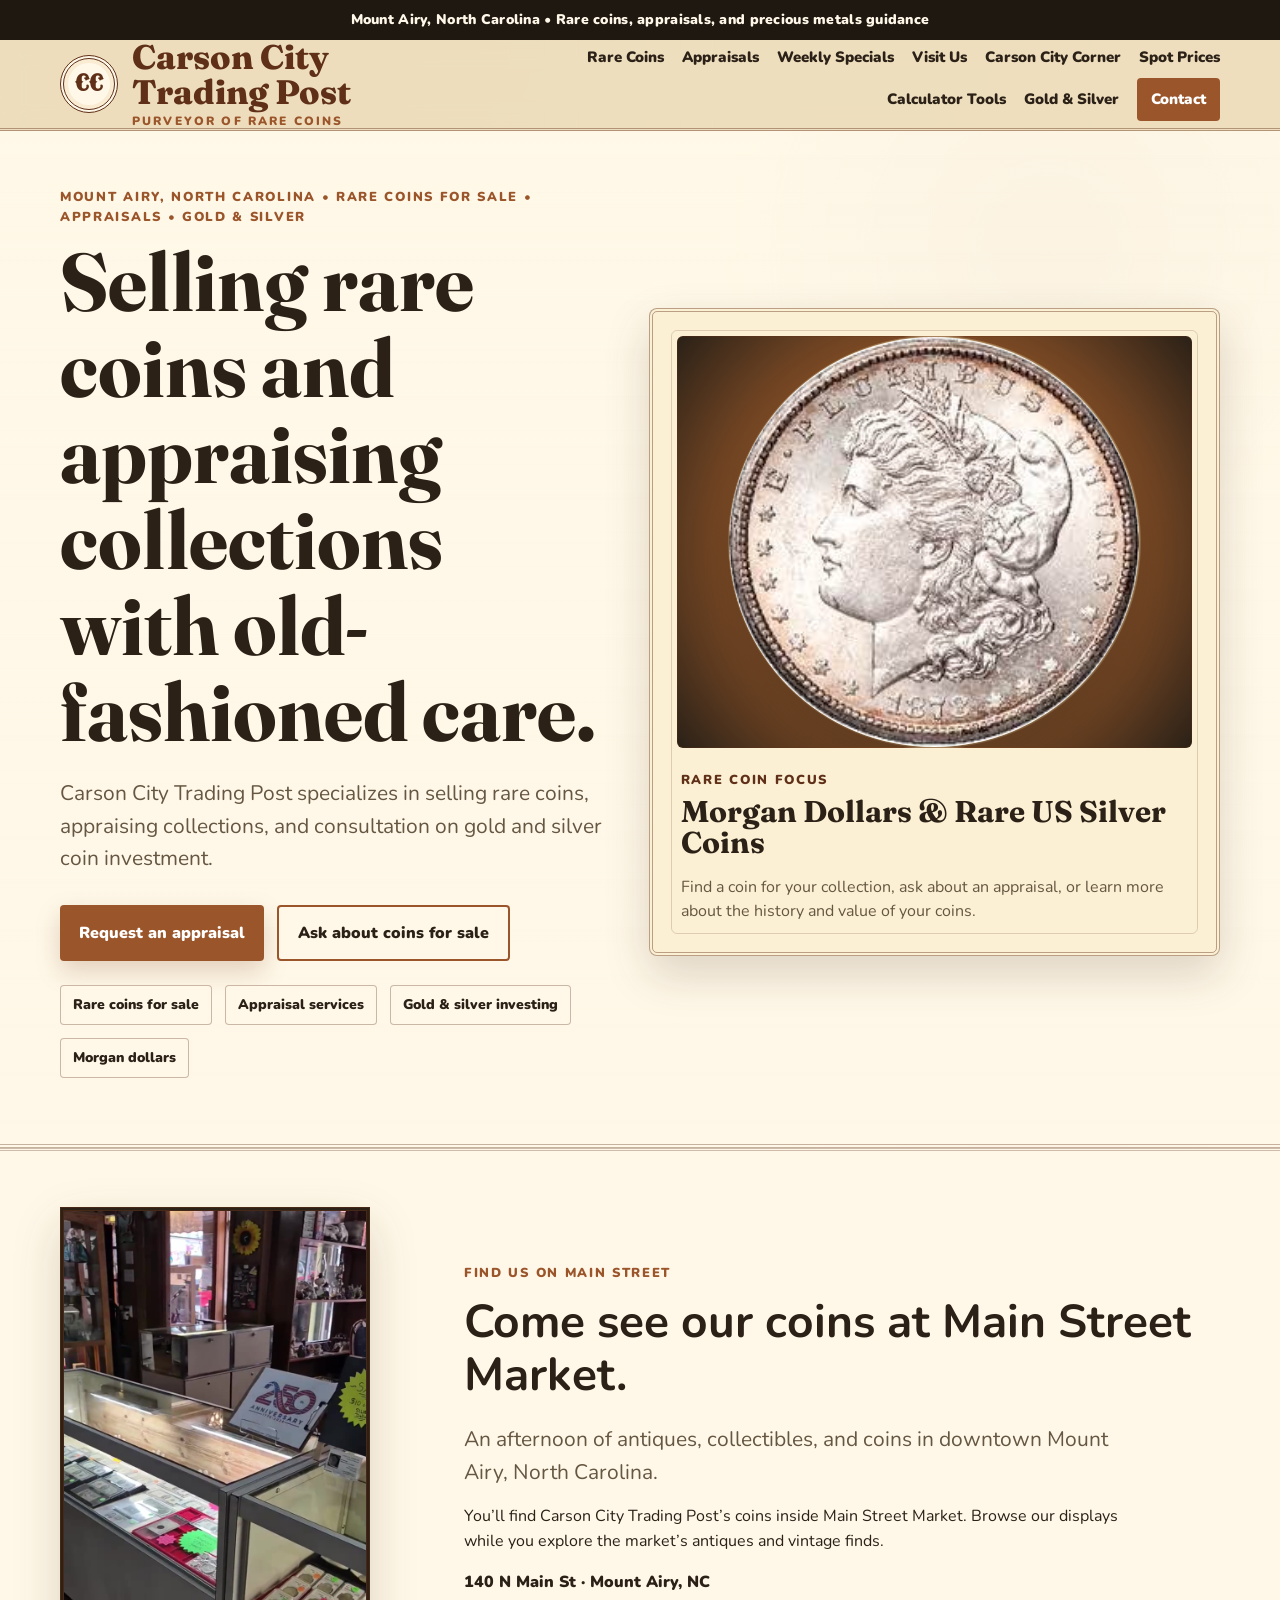
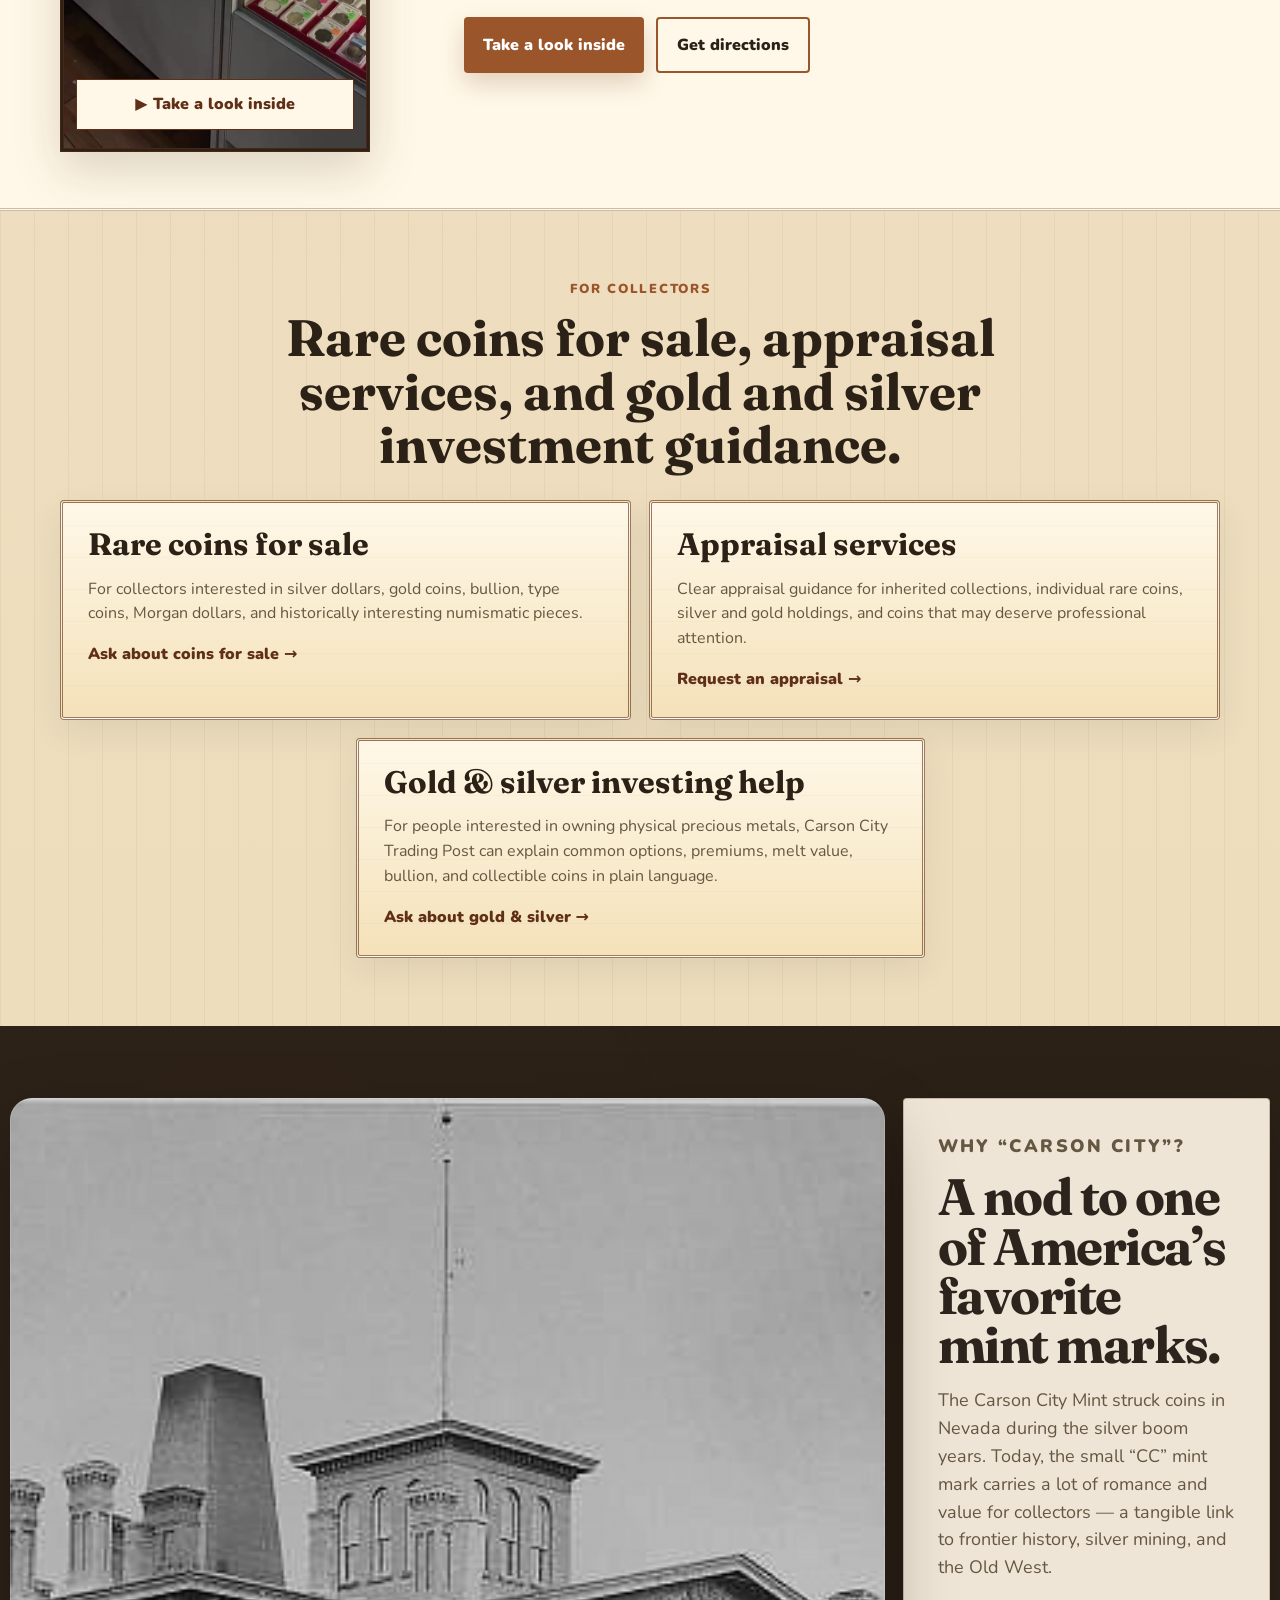
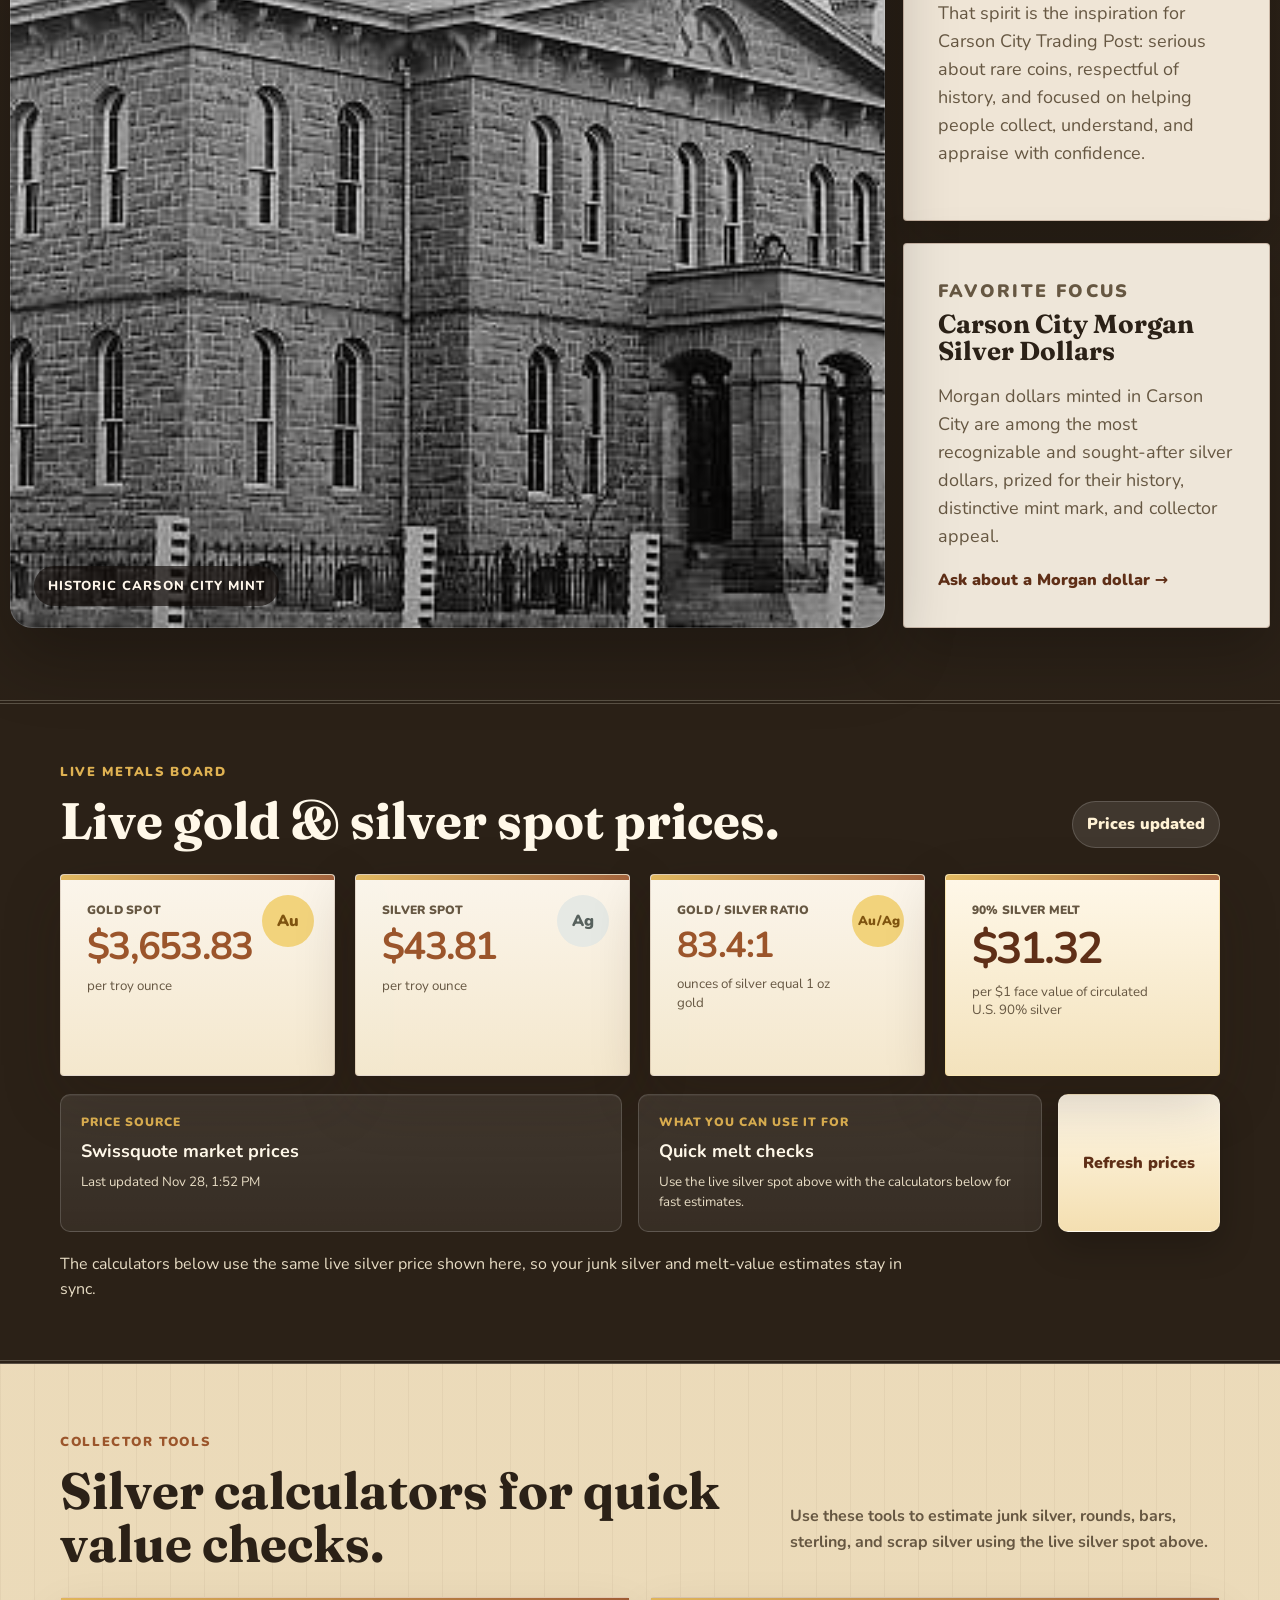
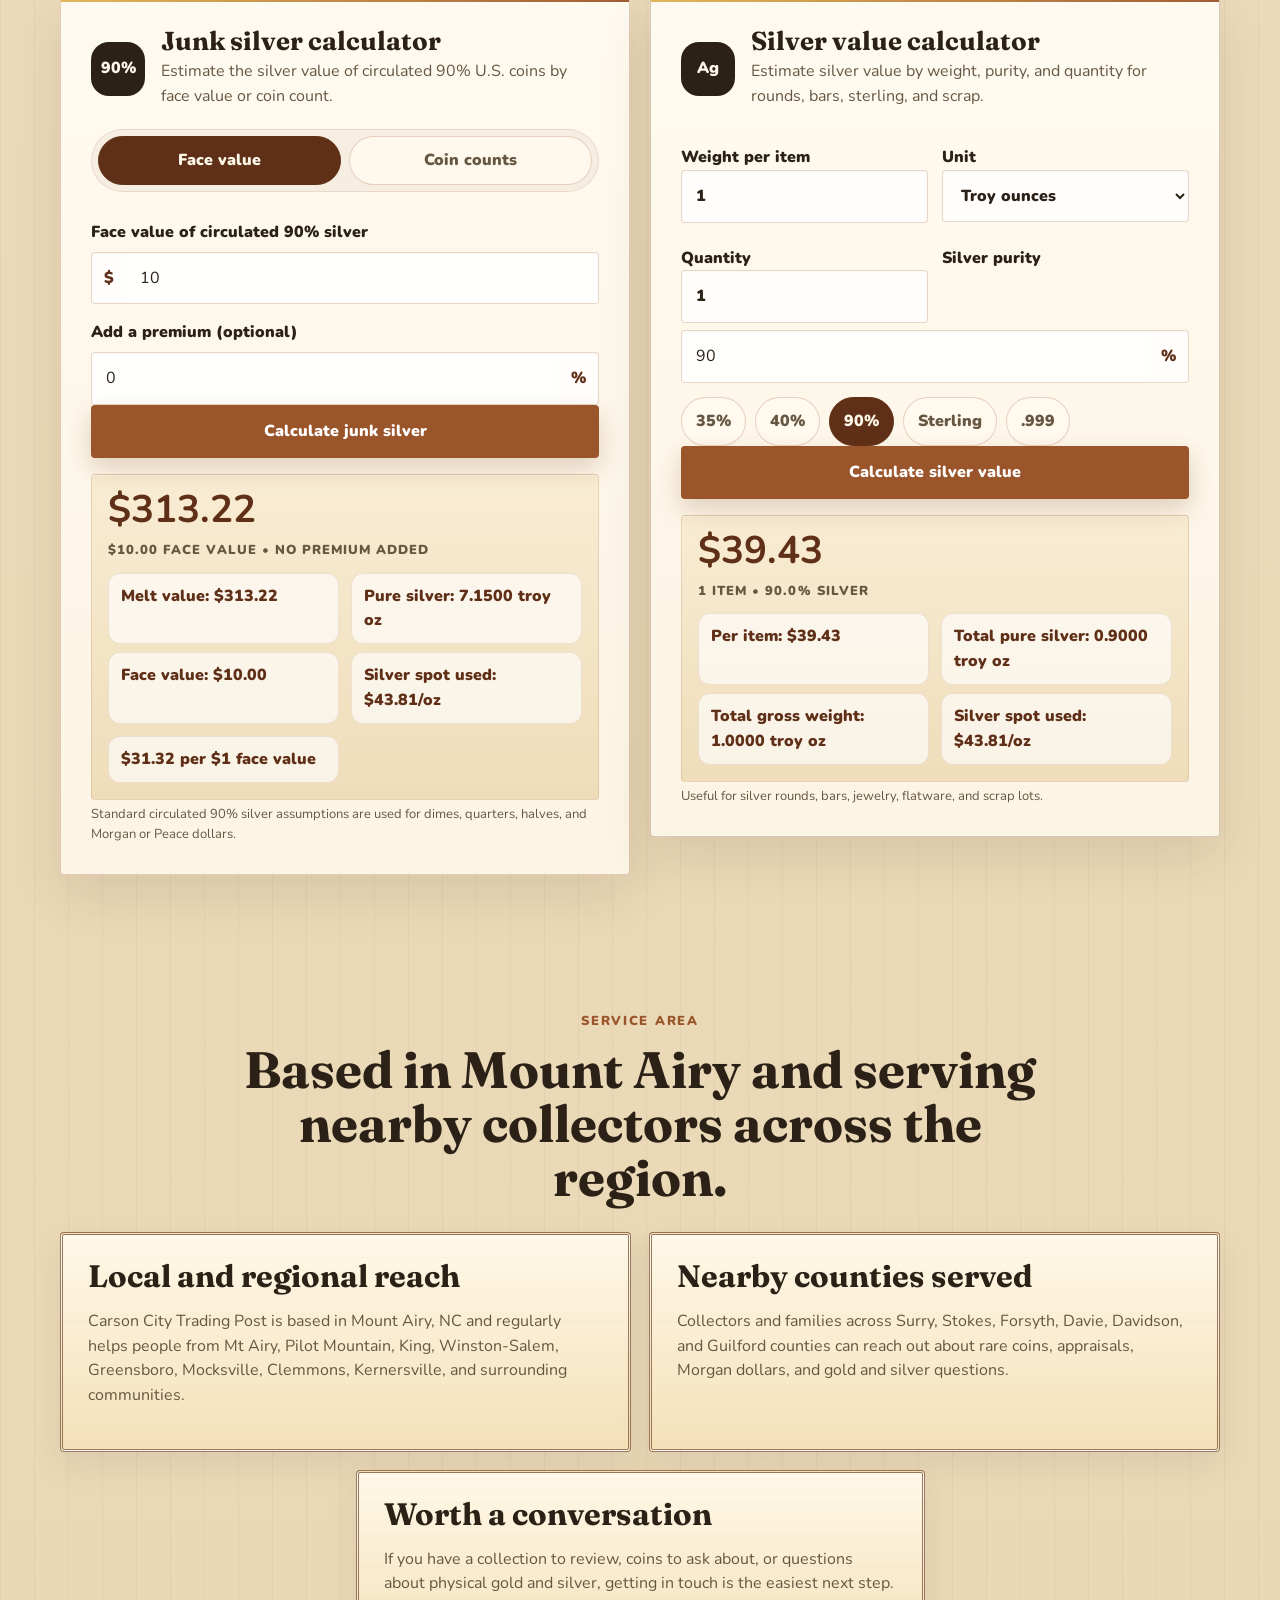
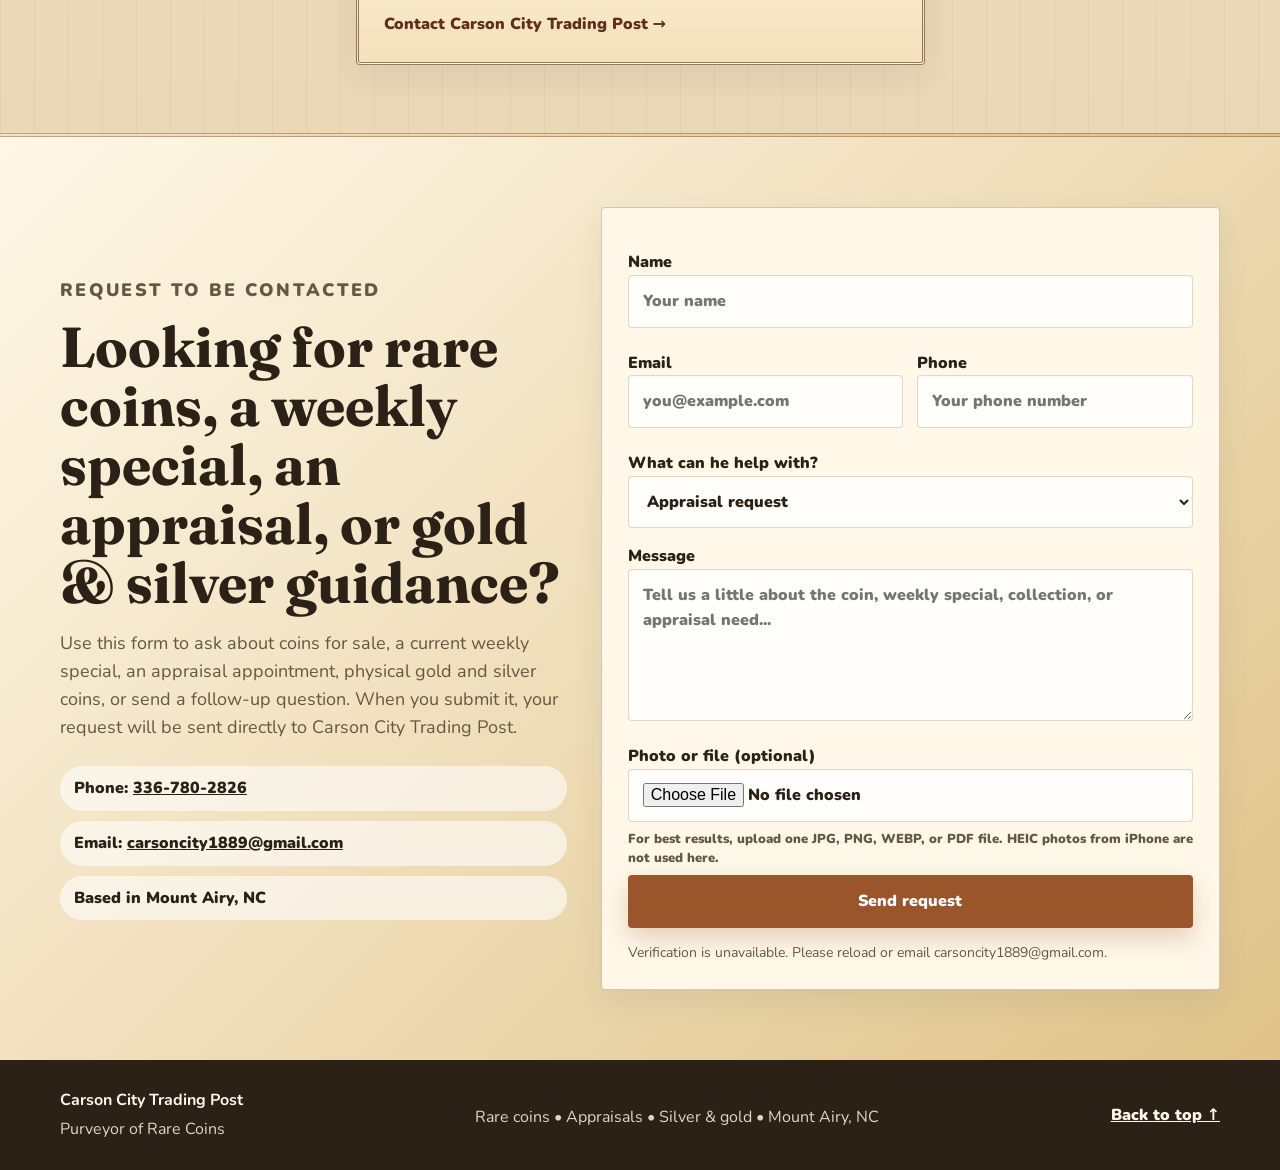
<file: index.html>
<!doctype html>
<html lang="en">
<head>
  <meta charset="utf-8" />
  <meta name="viewport" content="width=device-width, initial-scale=1" />
  <title>Rare Coins in Mount Airy, NC | Carson City Trading Post</title>
  <meta name="description" content="Shop collectible coins inside Main Street Market in Mount Airy, NC. Carson City Trading Post also offers coin appraisals and gold and silver guidance." />
  <meta name="robots" content="index,follow" />
  <link rel="canonical" href="https://carsoncitytradingpost.com/" />
  <meta property="og:type" content="website" />
  <meta property="og:title" content="Rare Coins in Mount Airy, NC | Carson City Trading Post" />
  <meta property="og:description" content="Visit our coin showcases at Main Street Market in Mount Airy, NC. Browse collectible coins, explore the market, and ask about coin appraisals." />
  <meta property="og:url" content="https://carsoncitytradingpost.com/" />
  <meta property="og:image" content="https://carsoncitytradingpost.com/assets/main-street-market-coins.jpg" />
  <meta property="og:image:alt" content="Coin showcases inside Main Street Market in Mount Airy, North Carolina" />
  <meta name="twitter:image" content="https://carsoncitytradingpost.com/assets/main-street-market-coins.jpg" />
  <meta property="og:site_name" content="Carson City Trading Post" />
  <meta name="twitter:card" content="summary_large_image" />
  <meta name="twitter:title" content="Rare Coins in Mount Airy, NC | Carson City Trading Post" />
  <meta name="twitter:description" content="Visit our coin showcases at Main Street Market in Mount Airy, NC. Browse collectible coins, explore the market, and ask about coin appraisals." />
  <link rel="apple-touch-icon" sizes="180x180" href="./assets/favicons/apple-touch-icon.png" />
  <link rel="icon" type="image/png" sizes="32x32" href="./assets/favicons/favicon-32x32.png" />
  <link rel="icon" type="image/png" sizes="16x16" href="./assets/favicons/favicon-16x16.png" />
  <link rel="shortcut icon" href="./assets/favicons/favicon.ico" />
  <link rel="manifest" href="./assets/favicons/site.webmanifest" />
  <link rel="preconnect" href="https://fonts.googleapis.com">
  <link rel="preconnect" href="https://fonts.gstatic.com" crossorigin>
  <link href="https://fonts.googleapis.com/css2?family=Fraunces:wght@600;700;800&family=Nunito:wght@400;700;900&family=Rye&display=swap" rel="stylesheet">
  <script type="application/ld+json">
  {
    "@context": "https://schema.org",
    "@type": "LocalBusiness",
    "name": "Carson City Trading Post",
    "url": "https://carsoncitytradingpost.com/",
    "telephone": "+1-336-780-2826",
    "email": "carsoncity1889@gmail.com",
    "description": "Shop collectible coins inside Main Street Market in Mount Airy, NC. Carson City Trading Post also offers coin appraisals and gold and silver guidance.",
    "areaServed": [
      "Mount Airy, NC",
      "Surry County, NC",
      "Stokes County, NC",
      "Forsyth County, NC",
      "Davie County, NC",
      "Davidson County, NC",
      "Guilford County, NC"
    ],
    "address": {
      "@type": "PostalAddress",
      "streetAddress": "140 N Main St",
      "addressLocality": "Mount Airy",
      "addressRegion": "NC",
      "addressCountry": "US"
    },
    "location": {
      "@type": "Place",
      "name": "Coin showcases inside Main Street Market",
      "address": {"@type": "PostalAddress", "streetAddress": "140 N Main St", "addressLocality": "Mount Airy", "addressRegion": "NC", "addressCountry": "US"}
    },
    "contactPoint": {
      "@type": "ContactPoint",
      "telephone": "+1-336-780-2826",
      "contactType": "customer service",
      "areaServed": "NC"
    }
  }
  </script>
  <link rel="stylesheet" href="./styles.css?v=20261005-visit" />
</head>
<body>
  <div class="site-note">Mount Airy, North Carolina • Rare coins, appraisals, and precious metals guidance</div>

  <header class="header" id="top">
    <div class="wrap nav">
      <a class="brand" href="./index.html#top" aria-label="Back to the top of the Carson City Trading Post home page">
        <span class="brand-mark">CC</span>
        <span>
          Carson City Trading Post
          <small>Purveyor of Rare Coins</small>
        </span>
      </a>
      <button class="menu-button" type="button" aria-label="Toggle menu" aria-expanded="false">Menu</button>
      <nav class="nav-links" aria-label="Main navigation">
        <a href="#appraisals">Rare Coins</a>
        <a href="#appraisals">Appraisals</a>
        <a href="./specials.html">Weekly Specials</a>
        <a href="./visit.html">Visit Us</a>
        <a href="#story">Carson City Corner</a>
        <a href="#market">Spot Prices</a>
        <a href="#calculators">Calculator Tools</a>
        <a href="#investing">Gold & Silver</a>
        <a class="nav-cta" href="#contact">Contact</a>
      </nav>
    </div>
  </header>

  <main>
    <section class="hero">
      <div class="wrap hero-grid">
        <div class="hero-copy">
          <p class="eyebrow">Mount Airy, North Carolina • Rare coins for sale • Appraisals • Gold & silver</p>
          <h1>Selling rare coins and appraising collections with old-fashioned care.</h1>
          <p class="lead">Carson City Trading Post specializes in selling rare coins, appraising collections, and consultation on gold and silver coin investment.</p>
          <div class="hero-actions">
            <a class="button primary" href="#contact">Request an appraisal</a>
            <a class="button secondary" href="#contact">Ask about coins for sale</a>
          </div>
          <div class="trust-row" aria-label="Services summary">
            <span>Rare coins for sale</span>
            <span>Appraisal services</span>
            <span>Gold & silver investing</span>
            <span>Morgan dollars</span>
          </div>
        </div>
        <aside class="feature-window" aria-label="Featured Carson City coin story">
          <div class="coin-photo-window">
            <img src="./assets/morgan-dollar-real.jpg" alt="Morgan silver dollar" />
          </div>
          <div class="feature-caption">
            <p class="label">Rare coin focus</p>
            <h2>Morgan Dollars & Rare US Silver Coins</h2>
            <p>Find a coin for your collection, ask about an appraisal, or learn more about the history and value of your coins.</p>
          </div>
        </aside>
      </div>
    </section>

    <section class="visit-preview-band" aria-labelledby="visit-preview-title">
      <div class="wrap visit-preview-grid">
        <a class="visit-preview-image" href="./visit.html" aria-label="Take a video tour of Main Street Market and find our coin showcases">
          <img src="./assets/main-street-market-coins.jpg" width="720" height="1280" loading="lazy" decoding="async" alt="Glass coin showcases inside Main Street Market in Mount Airy, NC" />
          <span class="tour-image-label"><span aria-hidden="true">▶</span> Take a look inside</span>
        </a>
        <div class="visit-preview-copy">
          <p class="eyebrow">Find us on Main Street</p>
          <h2 id="visit-preview-title">Come see our coins at Main Street Market.</h2>
          <p class="lead">An afternoon of antiques, collectibles, and coins in downtown Mount Airy, North Carolina.</p>
          <p>You’ll find Carson City Trading Post’s coins inside Main Street Market. Browse our displays while you explore the market’s antiques and vintage finds.</p>
          <p class="visit-address">140 N Main St · Mount Airy, NC</p>
          <div class="visit-actions">
            <a class="button primary" href="./visit.html">Take a look inside</a>
            <a class="button secondary" href="https://www.google.com/maps/dir/?api=1&amp;destination=Main+Street+Market+140+N+Main+St+Mount+Airy+NC">Get directions</a>
          </div>
        </div>
      </div>
    </section>

    <section class="wrap section services" id="appraisals" aria-labelledby="services-title">
      <div class="section-heading centered">
        <p class="eyebrow">For collectors</p>
        <h2 id="services-title">Rare coins for sale, appraisal services, and gold and silver investment guidance.</h2>
      </div>
      <div class="service-grid primary-services">
        <article class="service-card service-feature">
          <h3>Rare coins for sale</h3>
          <p>For collectors interested in silver dollars, gold coins, bullion, type coins, Morgan dollars, and historically interesting numismatic pieces.</p>
          <a href="#contact">Ask about coins for sale →</a>
        </article>
        <article class="service-card service-feature">
          <h3>Appraisal services</h3>
          <p>Clear appraisal guidance for inherited collections, individual rare coins, silver and gold holdings, and coins that may deserve professional attention.</p>
          <a href="#contact">Request an appraisal →</a>
        </article>
        <article class="service-card service-feature investment-card" id="investing">
          <h3>Gold & silver investing help</h3>
          <p>For people interested in owning physical precious metals, Carson City Trading Post can explain common options, premiums, melt value, bullion, and collectible coins in plain language.</p>
          <a href="#contact">Ask about gold & silver →</a>
        </article>
      </div>
    </section>

    <section class="story-section" id="story" aria-labelledby="story-title">
      <div class="wrap story-grid">
        <div class="story-image" aria-label="Historic Carson City Mint exterior">
          <div class="story-image-badge">Historic Carson City Mint</div>
        </div>
        <div class="story-content">
          <div class="story-panel">
            <p class="eyebrow">Why “Carson City”?</p>
            <h2 id="story-title">A nod to one of America’s favorite mint marks.</h2>
            <p>The Carson City Mint struck coins in Nevada during the silver boom years. Today, the small “CC” mint mark carries a lot of romance and value for collectors — a tangible link to frontier history, silver mining, and the Old West.</p>
            <p>That spirit is the inspiration for Carson City Trading Post: serious about rare coins, respectful of history, and focused on helping people collect, understand, and appraise with confidence.</p>
          </div>
          <div class="morgan-card">
            <p class="label">Favorite focus</p>
            <h3>Carson City Morgan Silver Dollars</h3>
            <p>Morgan dollars minted in Carson City are among the most recognizable and sought-after silver dollars, prized for their history, distinctive mint mark, and collector appeal.</p>
            <a href="#contact">Ask about a Morgan dollar →</a>
          </div>
        </div>
      </div>
    </section>

    <section class="market-band" id="market" aria-labelledby="market-title">
      <div class="wrap">
        <div class="section-heading split-heading">
          <div>
            <p class="eyebrow">Live metals board</p>
            <h2 id="market-title">Live gold & silver spot prices.</h2>
          </div>
          <div class="market-status" id="marketStatus">Checking live pricing…</div>
        </div>
        <div class="price-grid">
          <article class="price-card gold">
            <span class="metal-icon">Au</span>
            <p>Gold spot</p>
            <strong id="goldPrice">—</strong>
            <small>per troy ounce</small>
          </article>
          <article class="price-card silver">
            <span class="metal-icon">Ag</span>
            <p>Silver spot</p>
            <strong id="silverPrice">—</strong>
            <small>per troy ounce</small>
          </article>
          <article class="price-card ratio">
            <span class="metal-icon">Au/Ag</span>
            <p>Gold / silver ratio</p>
            <strong id="goldSilverRatio">—</strong>
            <small>ounces of silver equal 1 oz gold</small>
          </article>
          <article class="price-card utility emphasis">
            <p>90% silver melt</p>
            <strong id="junkFaceSpot">—</strong>
            <small>per $1 face value of circulated U.S. 90% silver</small>
          </article>
        </div>
        <div class="market-meta">
          <div class="market-meta-card">
            <span class="market-meta-label">Price source</span>
            <strong id="marketSource">Checking current prices…</strong>
            <small id="lastUpdated">Checking the latest market update</small>
          </div>
          <div class="market-meta-card compact">
            <span class="market-meta-label">What you can use it for</span>
            <strong>Quick melt checks</strong>
            <small>Use the live silver spot above with the calculators below for fast estimates.</small>
          </div>
          <button class="market-refresh-button" type="button" id="refreshPrices">Refresh prices</button>
        </div>
        <p class="fine-print">The calculators below use the same live silver price shown here, so your junk silver and melt-value estimates stay in sync.</p>
      </div>
    </section>

    <section class="wrap section calculators" id="calculators" aria-labelledby="calculator-title">
      <div class="section-heading split-heading">
        <div>
          <p class="eyebrow">Collector tools</p>
          <h2 id="calculator-title">Silver calculators for quick value checks.</h2>
        </div>
        <p class="section-summary">Use these tools to estimate junk silver, rounds, bars, sterling, and scrap silver using the live silver spot above.</p>
      </div>

      <div class="calculator-layout">
        <article class="calculator-card active" data-calculator="junk">
          <div class="calculator-header">
            <span>90%</span>
            <div>
              <h3>Junk silver calculator</h3>
              <p>Estimate the silver value of circulated 90% U.S. coins by face value or coin count.</p>
            </div>
          </div>
          <div class="segmented-control" role="tablist" aria-label="Junk silver input mode">
            <button class="segment-button active" type="button" data-junk-mode="face">Face value</button>
            <button class="segment-button" type="button" data-junk-mode="coins">Coin counts</button>
          </div>
          <div id="junkFaceMode">
            <label for="junkFace">Face value of circulated 90% silver</label>
            <div class="input-row">
              <span>$</span>
              <input id="junkFace" type="number" min="0" step="0.10" value="10" />
            </div>
          </div>
          <div class="coin-grid hidden" id="junkCoinsMode">
            <label>Pre-1965 dimes
              <input id="junkDimes" type="number" min="0" step="1" value="0" />
            </label>
            <label>Pre-1965 quarters
              <input id="junkQuarters" type="number" min="0" step="1" value="0" />
            </label>
            <label>Pre-1965 half dollars
              <input id="junkHalves" type="number" min="0" step="1" value="0" />
            </label>
            <label>Morgan / Peace dollars
              <input id="junkDollars" type="number" min="0" step="1" value="0" />
            </label>
          </div>
          <label for="junkPremium">Add a premium (optional)</label>
          <div class="input-row">
            <input id="junkPremium" type="number" step="0.5" value="0" />
            <span>%</span>
          </div>
          <button class="button primary full" type="button" id="junkCalculate">Calculate junk silver</button>
          <div class="result-box premium-result" id="junkResult">Enter a face value or coin counts to see an estimate.</div>
          <p class="formula">Standard circulated 90% silver assumptions are used for dimes, quarters, halves, and Morgan or Peace dollars.</p>
        </article>

        <article class="calculator-card" data-calculator="silver-value">
          <div class="calculator-header">
            <span>Ag</span>
            <div>
              <h3>Silver value calculator</h3>
              <p>Estimate silver value by weight, purity, and quantity for rounds, bars, sterling, and scrap.</p>
            </div>
          </div>
          <div class="two-col">
            <label>Weight per item
              <input id="silverWeight" type="number" min="0" step="0.01" value="1" />
            </label>
            <label>Unit
              <select id="silverUnit">
                <option value="toz">Troy ounces</option>
                <option value="grams">Grams</option>
                <option value="avoirdupois">Regular ounces</option>
              </select>
            </label>
          </div>
          <div class="two-col">
            <label>Quantity
              <input id="silverQuantity" type="number" min="1" step="1" value="1" />
            </label>
            <label for="silverPurity">Silver purity</label>
          </div>
          <div class="input-row">
            <input id="silverPurity" type="number" min="0" max="100" step="0.1" value="90" />
            <span>%</span>
          </div>
          <div class="preset-row" aria-label="Common silver purity presets">
            <button class="preset-chip" type="button" data-purity="35">35%</button>
            <button class="preset-chip" type="button" data-purity="40">40%</button>
            <button class="preset-chip active" type="button" data-purity="90">90%</button>
            <button class="preset-chip" type="button" data-purity="92.5">Sterling</button>
            <button class="preset-chip" type="button" data-purity="99.9">.999</button>
          </div>
          <button class="button primary full" type="button" id="silverCalculate">Calculate silver value</button>
          <div class="result-box premium-result" id="silverResult">Enter weight, quantity, and purity to see an estimate.</div>
          <p class="formula">Useful for silver rounds, bars, jewelry, flatware, and scrap lots.</p>
        </article>
      </div>
    </section>

    <section class="wrap section services" id="service-area" aria-labelledby="service-area-title">
      <div class="section-heading centered">
        <p class="eyebrow">Service area</p>
        <h2 id="service-area-title">Based in Mount Airy and serving nearby collectors across the region.</h2>
      </div>
      <div class="service-grid primary-services">
        <article class="service-card service-feature">
          <h3>Local and regional reach</h3>
          <p>Carson City Trading Post is based in Mount Airy, NC and regularly helps people from Mt Airy, Pilot Mountain, King, Winston-Salem, Greensboro, Mocksville, Clemmons, Kernersville, and surrounding communities.</p>
        </article>
        <article class="service-card service-feature">
          <h3>Nearby counties served</h3>
          <p>Collectors and families across Surry, Stokes, Forsyth, Davie, Davidson, and Guilford counties can reach out about rare coins, appraisals, Morgan dollars, and gold and silver questions.</p>
        </article>
        <article class="service-card service-feature investment-card">
          <h3>Worth a conversation</h3>
          <p>If you have a collection to review, coins to ask about, or questions about physical gold and silver, getting in touch is the easiest next step.</p>
          <a href="#contact">Contact Carson City Trading Post →</a>
        </article>
      </div>
    </section>

    <section class="contact-section" id="contact" aria-labelledby="contact-title">
      <div class="wrap contact-grid">
        <div>
          <p class="eyebrow">Request to be contacted</p>
          <h2 id="contact-title">Looking for rare coins, a weekly special, an appraisal, or gold & silver guidance?</h2>
          <p>Use this form to ask about coins for sale, a current weekly special, an appraisal appointment, physical gold and silver coins, or send a follow-up question. When you submit it, your request will be sent directly to Carson City Trading Post.</p>
          <ul class="contact-list">
            <li>Phone: <a href="tel:3367802826">336-780-2826</a></li>
            <li>Email: <a href="mailto:carsoncity1889@gmail.com">carsoncity1889@gmail.com</a></li>
            <li>Based in Mount Airy, NC</li>
          </ul>
        </div>
        <form class="contact-form" id="contactForm" action="https://carson-contact.35.239.230.32.nip.io/submit" method="POST" enctype="multipart/form-data">
          <input type="hidden" name="origin" value="https://carsoncitytradingpost.com" />
          <input type="hidden" name="redirect" value="https://carsoncitytradingpost.com/?contact=success#contact" />
          <input type="hidden" name="attachments_json" value="[]" />
          <div class="contact-trap" aria-hidden="true">
            <label>Website
              <input name="website" type="text" tabindex="-1" autocomplete="off" />
            </label>
          </div>
          <label>Name
            <input name="name" required placeholder="Your name" />
          </label>
          <div class="two-col">
            <label>Email
              <input name="email" type="email" placeholder="you@example.com" />
            </label>
            <label>Phone
              <input name="phone" placeholder="Your phone number" />
            </label>
          </div>
          <label>What can he help with?
            <select name="reason">
              <option>Appraisal request</option>
              <option>I am interested in rare coins for sale</option>
              <option>Question about weekly specials</option>
              <option>I am interested in investing in gold or silver coins</option>
              <option>Question about Morgan silver dollars</option>
              <option>Other</option>
            </select>
          </label>
          <label>Message
            <textarea name="message" rows="5" required placeholder="Tell us a little about the coin, weekly special, collection, or appraisal need..."></textarea>
          </label>
          <label>Photo or file (optional)
            <input name="attachment_file" type="file" accept="image/jpeg,image/png,image/webp,application/pdf,.jpg,.jpeg,.png,.webp,.pdf" />
            <small class="field-help">For best results, upload one JPG, PNG, WEBP, or PDF file. HEIC photos from iPhone are not used here.</small>
          </label>
          <!-- Set the public sitekey through the approved rollout; never put the secret here. -->
          <div id="contactVerification" data-sitekey="0x4AAAAAAFTfHf_yifYRlLGB"></div>
          <button class="button primary full" type="submit">Send request</button>
          <p class="form-note" id="formNote">This sends your request directly to Carson City Trading Post. You can also attach coin photos or ask about current weekly specials.</p>
        </form>
      </div>
    </section>
  </main>

  <footer class="footer">
    <div class="wrap footer-grid">
      <div>
        <strong>Carson City Trading Post</strong>
        <p>Purveyor of Rare Coins</p>
      </div>
      <p>Rare coins • Appraisals • Silver & gold • Mount Airy, NC</p>
      <a class="scroll-top-link" href="#top">Back to top ↑</a>
    </div>
  </footer>

  <script>
    document.addEventListener('DOMContentLoaded', () => {
      const brandLink = document.querySelector('.brand');
      const scrollTopLinks = document.querySelectorAll('.scroll-top-link, .brand');
      if (!brandLink && !scrollTopLinks.length) return;
      const scrollHomeTop = (event) => {
        const currentPath = window.location.pathname;
        const isHomePage = currentPath === '/' || currentPath.endsWith('/index.html') || currentPath.endsWith('/index');
        if (!isHomePage) return;
        event.preventDefault();
        window.scrollTo({ top: 0, behavior: 'smooth' });
        history.replaceState(null, '', './index.html#top');
      };
      brandLink?.addEventListener('click', scrollHomeTop);
      scrollTopLinks.forEach((link) => link.addEventListener('click', scrollHomeTop));
    });
  </script>
  <script src="./app.js?v=20261010-antispam"></script>
</body>
</html>
</file>
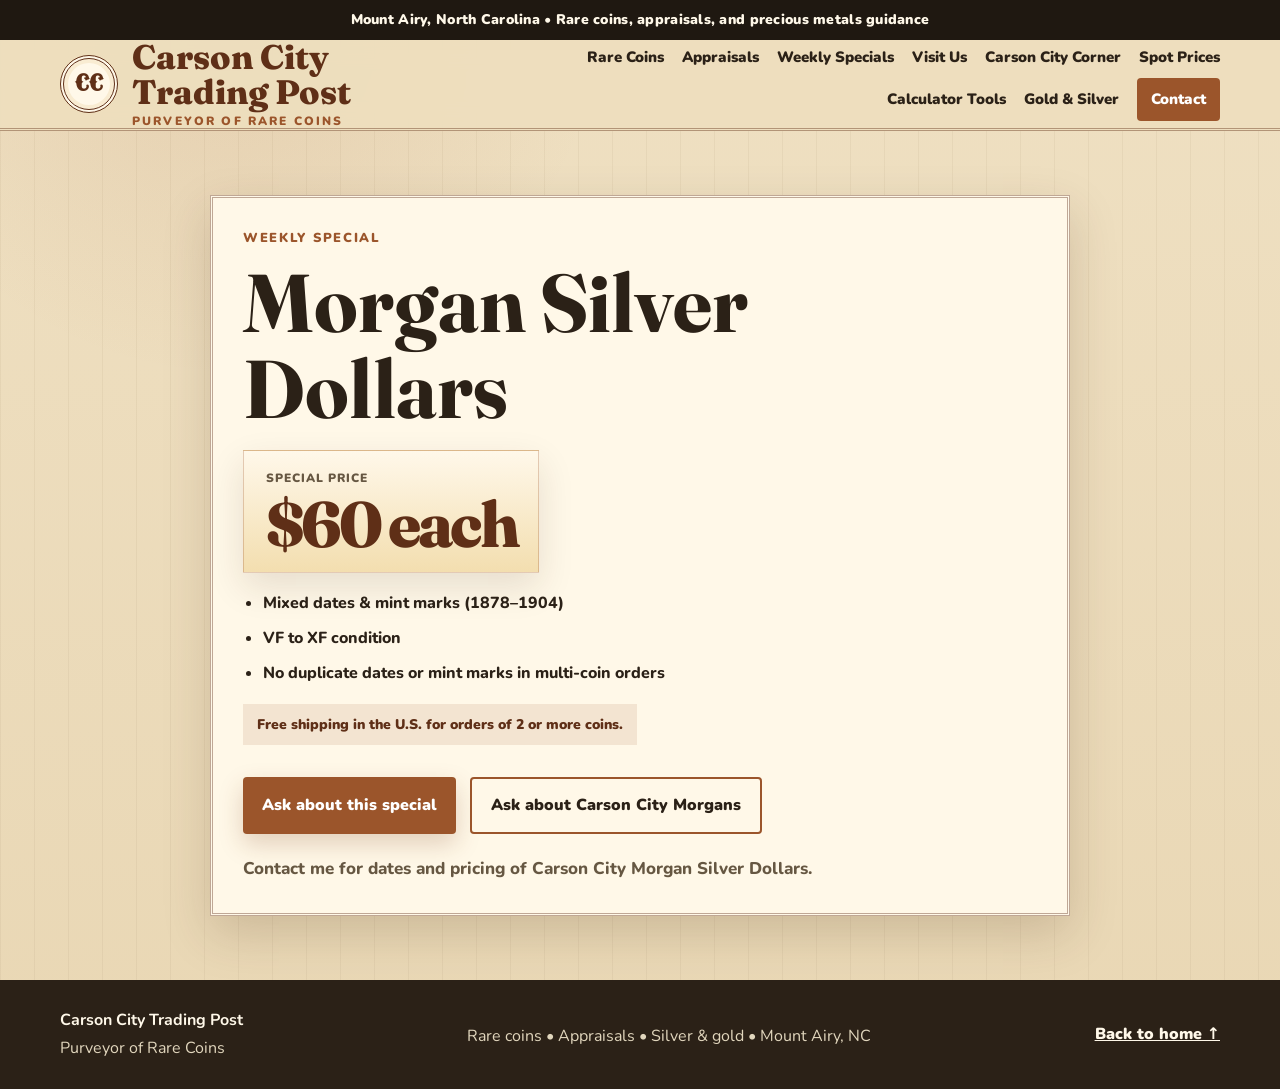
<file: specials.html>
<!doctype html>
<html lang="en">
<head>
  <meta charset="utf-8" />
  <meta name="viewport" content="width=device-width, initial-scale=1" />
  <title>Morgan Silver Dollar Special | Carson City Trading Post</title>
  <meta name="description" content="Morgan Silver Dollar special from Carson City Trading Post: $60 each, mixed dates and mint marks, VF to XF condition, and free U.S. shipping on orders of 2 or more coins." />
  <meta name="robots" content="index,follow" />
  <link rel="canonical" href="https://carsoncitytradingpost.com/specials.html" />
  <meta property="og:type" content="website" />
  <meta property="og:title" content="Morgan Silver Dollar Special | Carson City Trading Post" />
  <meta property="og:description" content="Morgan Silver Dollars for $60 each with mixed dates and mint marks, VF to XF condition, and free U.S. shipping on 2 or more coins." />
  <meta property="og:url" content="https://carsoncitytradingpost.com/specials.html" />
  <meta property="og:site_name" content="Carson City Trading Post" />
  <meta name="twitter:card" content="summary_large_image" />
  <meta name="twitter:title" content="Morgan Silver Dollar Special | Carson City Trading Post" />
  <meta name="twitter:description" content="Morgan Silver Dollars for $60 each with mixed dates and mint marks, VF to XF condition, and free U.S. shipping on 2 or more coins." />
  <link rel="apple-touch-icon" sizes="180x180" href="./apple-touch-icon.png" />
  <link rel="icon" type="image/png" sizes="32x32" href="./favicon-32x32.png" />
  <link rel="icon" type="image/png" sizes="16x16" href="./favicon-16x16.png" />
  <link rel="shortcut icon" href="./favicon.ico" />
  <link rel="preconnect" href="https://fonts.googleapis.com">
  <link rel="preconnect" href="https://fonts.gstatic.com" crossorigin>
  <link href="https://fonts.googleapis.com/css2?family=Fraunces:wght@600;700;800&family=Nunito:wght@400;700;900&family=Rye&display=swap" rel="stylesheet">
  <link rel="stylesheet" href="./styles.css?v=20261005-visit" />
</head>
<body>
  <div class="site-note">Mount Airy, North Carolina • Rare coins, appraisals, and precious metals guidance</div>

  <header class="header" id="top">
    <div class="wrap nav">
      <a class="brand" href="./index.html#top" aria-label="Back to the top of the Carson City Trading Post home page">
        <span class="brand-mark">CC</span>
        <span>
          Carson City Trading Post
          <small>Purveyor of Rare Coins</small>
        </span>
      </a>
      <button class="menu-button" type="button" aria-label="Toggle menu" aria-expanded="false">Menu</button>
      <nav class="nav-links" aria-label="Main navigation">
        <a href="./index.html#appraisals">Rare Coins</a>
        <a href="./index.html#appraisals">Appraisals</a>
        <a href="./specials.html">Weekly Specials</a>
        <a href="./visit.html">Visit Us</a>
        <a href="./index.html#story">Carson City Corner</a>
        <a href="./index.html#market">Spot Prices</a>
        <a href="./index.html#calculators">Calculator Tools</a>
        <a href="./index.html#investing">Gold & Silver</a>
        <a class="nav-cta" href="./index.html#contact">Contact</a>
      </nav>
    </div>
  </header>

  <main class="page-shell">
    <section class="wrap coming-soon-grid single-special-layout" aria-labelledby="specials-title">
      <div class="coming-soon-card coming-soon-copy">
        <p class="eyebrow">Weekly special</p>
        <h1 id="specials-title">Morgan Silver Dollars</h1>
        <div class="special-price-band" aria-label="Special price sixty dollars each">
          <span class="special-price-label">Special price</span>
          <strong class="special-price">$60 each</strong>
        </div>
        <ul class="coming-soon-list special-list" aria-label="Morgan Silver Dollar special details">
          <li>Mixed dates &amp; mint marks (1878–1904)</li>
          <li>VF to XF condition</li>
          <li>No duplicate dates or mint marks in multi-coin orders</li>
        </ul>
        <div class="coming-soon-note special-shipping">Free shipping in the U.S. for orders of 2 or more coins.</div>
        <div class="coming-soon-actions">
          <a class="button primary" href="./index.html#contact">Ask about this special</a>
          <a class="button secondary" href="./index.html#contact">Ask about Carson City Morgans</a>
        </div>
        <p class="special-inline-note">Contact me for dates and pricing of Carson City Morgan Silver Dollars.</p>
      </div>
    </section>
  </main>

  <footer class="footer">
    <div class="wrap footer-grid">
      <div>
        <strong>Carson City Trading Post</strong>
        <p>Purveyor of Rare Coins</p>
      </div>
      <p>Rare coins • Appraisals • Silver & gold • Mount Airy, NC</p>
      <a href="./index.html">Back to home ↑</a>
    </div>
  </footer>
  <script>
    document.addEventListener('DOMContentLoaded', () => {
      const brandLink = document.querySelector('.brand');
      const menuButton = document.querySelector('.menu-button');
      const navLinks = document.querySelector('.nav-links');
      if (brandLink) {
        brandLink.addEventListener('click', () => {
          brandLink.setAttribute('href', './index.html#top');
        });
      }
      if (menuButton && navLinks) {
        menuButton.addEventListener('click', () => {
          const open = navLinks.classList.toggle('open');
          menuButton.setAttribute('aria-expanded', open ? 'true' : 'false');
        });
      }
    });
  </script>
</body>
</html>
</file>
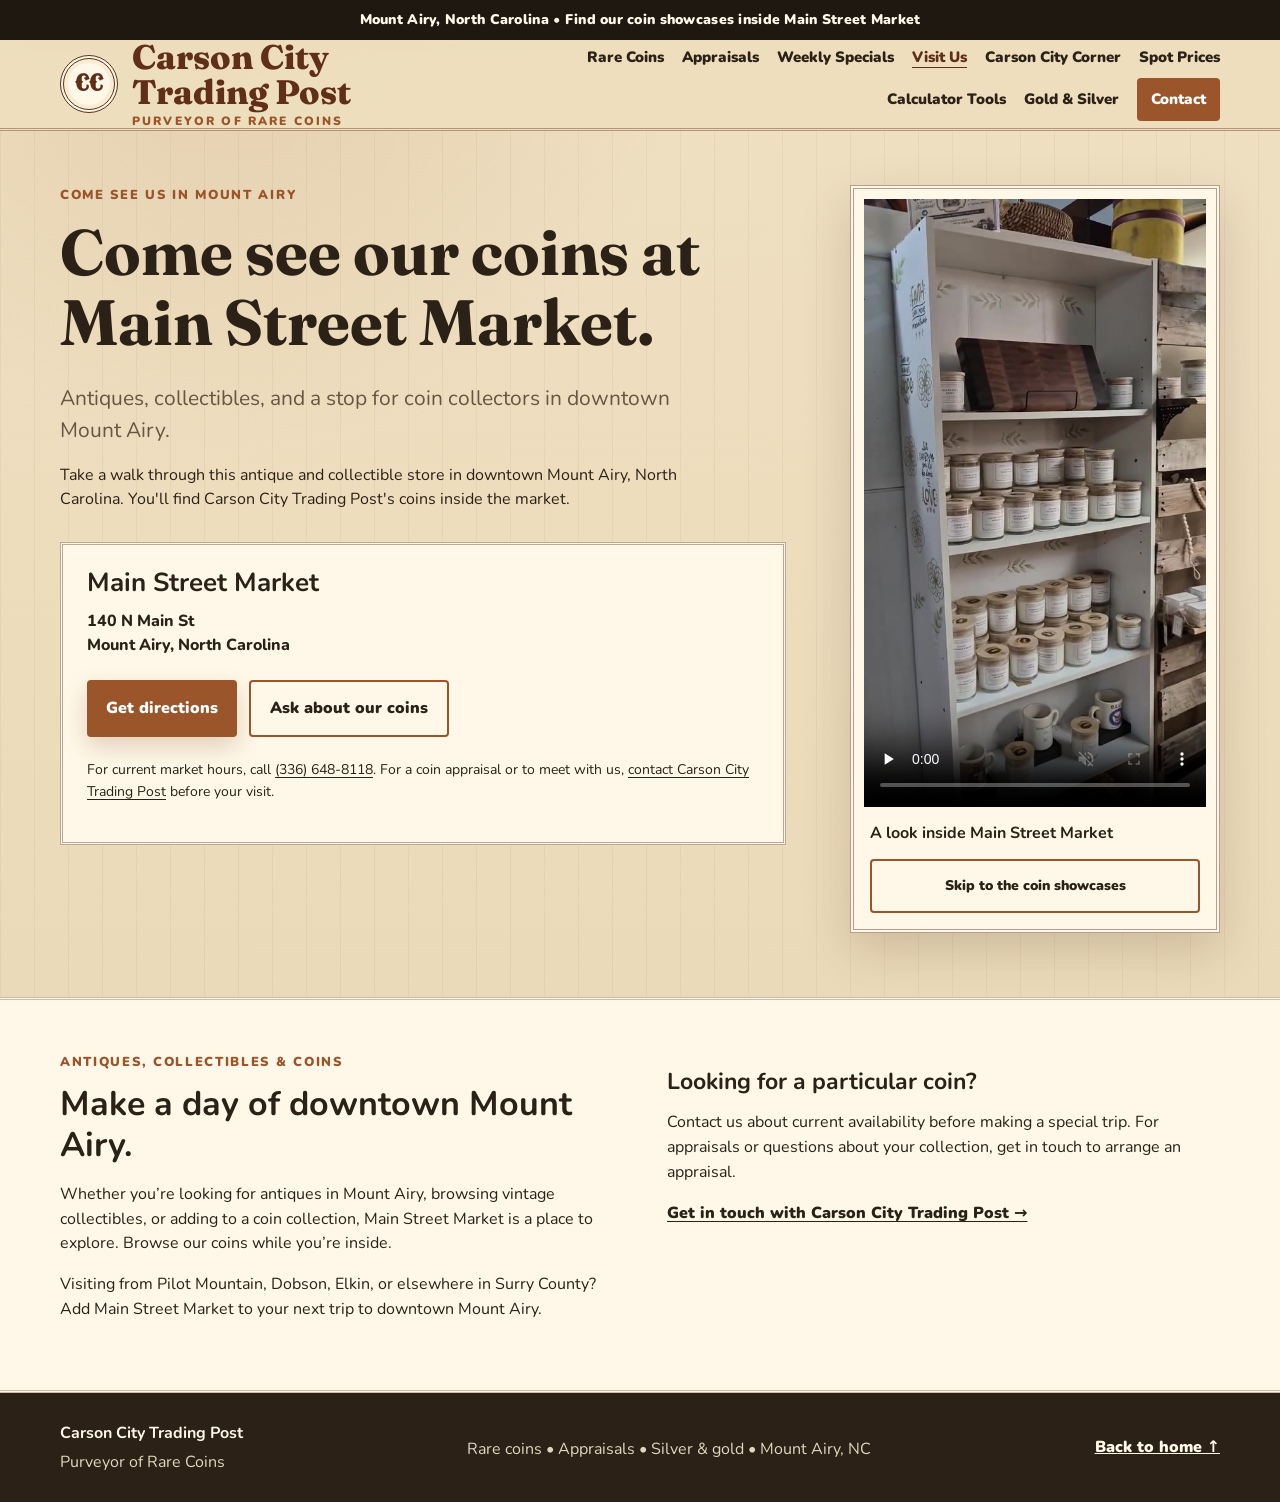
<file: visit.html>
<!doctype html>
<html lang="en">
<head>
  <meta charset="utf-8" />
  <meta name="viewport" content="width=device-width, initial-scale=1" />
  <title>Coins & Antiques in Mount Airy, NC | Visit Main Street Market</title>
  <meta name="description" content="Tour Main Street Market in downtown Mount Airy, NC, and visit Carson City Trading Post’s coins. Find antiques, collectibles, coins, and directions." />
  <meta name="robots" content="index,follow" />
  <link rel="canonical" href="https://carsoncitytradingpost.com/visit.html" />
  <meta property="og:type" content="website" />
  <meta property="og:title" content="Coins & Antiques in Mount Airy, NC | Visit Main Street Market" />
  <meta property="og:description" content="Tour Main Street Market in downtown Mount Airy, NC, and visit Carson City Trading Post’s coins. Find antiques, collectibles, coins, and directions." />
  <meta property="og:url" content="https://carsoncitytradingpost.com/visit.html" />
  <meta property="og:site_name" content="Carson City Trading Post" />
  <meta property="og:image" content="https://carsoncitytradingpost.com/assets/main-street-market-coins.jpg" />
  <meta property="og:image:alt" content="Coin showcases inside Main Street Market in Mount Airy, NC" />
  <meta name="twitter:card" content="summary_large_image" />
  <meta name="twitter:title" content="Coins & Antiques in Mount Airy, NC | Visit Main Street Market" />
  <meta name="twitter:description" content="Tour Main Street Market in downtown Mount Airy, NC, and visit Carson City Trading Post’s coins. Find antiques, collectibles, coins, and directions." />
  <meta name="twitter:image" content="https://carsoncitytradingpost.com/assets/main-street-market-coins.jpg" />
  <link rel="icon" href="./favicon.ico" />
  <link rel="apple-touch-icon" href="./apple-touch-icon.png" />
  <link rel="preconnect" href="https://fonts.googleapis.com" />
  <link rel="preconnect" href="https://fonts.gstatic.com" crossorigin />
  <link href="https://fonts.googleapis.com/css2?family=Fraunces:wght@600;700;800&amp;family=Nunito:wght@400;700;900&amp;family=Rye&amp;display=swap" rel="stylesheet" />
  <link rel="stylesheet" href="./styles.css?v=20261005-visit" />
  <script type="application/ld+json">{
  "@context": "https://schema.org",
  "@graph": [
    {
      "@type": "WebPage",
      "@id": "https://carsoncitytradingpost.com/visit.html",
      "url": "https://carsoncitytradingpost.com/visit.html",
      "name": "Coins & Antiques in Mount Airy, NC | Visit Main Street Market",
      "description": "Tour Main Street Market in downtown Mount Airy, NC, and visit Carson City Trading Post’s coins. Find antiques, collectibles, coins, and directions.",
      "mainEntity": {
        "@id": "https://carsoncitytradingpost.com/visit.html#tour"
      }
    },
    {
      "@type": "VideoObject",
      "@id": "https://carsoncitytradingpost.com/visit.html#tour",
      "name": "A tour of Main Street Market in Mount Airy, NC",
      "description": "A silent walk through Main Street Market, an antique and collectible store in downtown Mount Airy, ending with the coin showcases. You’ll find Carson City Trading Post’s coins inside the market.",
      "thumbnailUrl": [
        "https://carsoncitytradingpost.com/assets/main-street-market-tour.jpg"
      ],
      "contentUrl": "https://carsoncitytradingpost.com/assets/video/main-street-market-tour.mp4",
      "uploadDate": "2026-10-05T20:00:00-04:00",
      "duration": "PT1M45S",
      "inLanguage": "en",
      "about": {
        "@type": "Place",
        "name": "Main Street Market",
        "address": {
          "@type": "PostalAddress",
          "streetAddress": "140 N Main St",
          "addressLocality": "Mount Airy",
          "addressRegion": "NC",
          "addressCountry": "US"
        }
      }
    }
  ]
}</script>
</head>
<body>
  <div class="site-note">Mount Airy, North Carolina • Find our coin showcases inside Main Street Market</div>
  <header class="header" id="top">
    <div class="wrap nav">
      <a class="brand" href="./index.html#top" aria-label="Back to the top of the Carson City Trading Post home page">
        <span class="brand-mark">CC</span>
        <span>
          Carson City Trading Post
          <small>Purveyor of Rare Coins</small>
        </span>
      </a>
      <button class="menu-button" type="button" aria-label="Toggle menu" aria-expanded="false">Menu</button>
      <nav class="nav-links" aria-label="Main navigation">
        <a href="./index.html#appraisals">Rare Coins</a>
        <a href="./index.html#appraisals">Appraisals</a>
        <a href="./specials.html">Weekly Specials</a>
        <a href="./visit.html" aria-current="page">Visit Us</a>
        <a href="./index.html#story">Carson City Corner</a>
        <a href="./index.html#market">Spot Prices</a>
        <a href="./index.html#calculators">Calculator Tools</a>
        <a href="./index.html#investing">Gold & Silver</a>
        <a class="nav-cta" href="./index.html#contact">Contact</a>
      </nav>
    </div>
  </header>
  <main>
    <section class="wrap visit-tour-section" aria-labelledby="visit-title">
      <div class="visit-tour-grid">
        <div class="visit-tour-copy">
          <p class="eyebrow">Come see us in Mount Airy</p>
          <h1 id="visit-title">Come see our coins at Main Street Market.</h1>
          <p class="lead">Antiques, collectibles, and a stop for coin collectors in downtown Mount Airy.</p>
          <p>Take a walk through this antique and collectible store in downtown Mount Airy, North Carolina. You'll find Carson City Trading Post's coins inside the market.</p>
          <div class="visit-location-card">
            <h2>Main Street Market</h2>
            <address>140 N Main St<br />Mount Airy, North Carolina</address>
            <div class="visit-actions">
              <a class="button primary" href="https://www.google.com/maps/dir/?api=1&amp;destination=Main+Street+Market+140+N+Main+St+Mount+Airy+NC">Get directions</a>
              <a class="button secondary" href="./index.html#contact">Ask about our coins</a>
            </div>
            <p class="visit-small">For current market hours, call <a href="tel:+13366488118">(336) 648-8118</a>. For a coin appraisal or to meet with us, <a href="./index.html#contact">contact Carson City Trading Post</a> before your visit.</p>
          </div>
        </div>
        <figure class="visit-film">
          <video id="market-tour" controls muted playsinline preload="none" poster="./assets/main-street-market-tour.jpg" width="540" height="960" aria-label="Silent video tour of Main Street Market in Mount Airy, ending at the coin showcases">
            <source src="./assets/video/main-street-market-tour.mp4" type="video/mp4" />
            Your browser does not support this video. <a href="./assets/video/main-street-market-tour.mp4">Watch the silent tour</a>.
          </video>
          <figcaption>
            <strong>A look inside Main Street Market</strong>
            <button id="tour-showcases" class="button secondary tour-showcases" type="button">Skip to the coin showcases</button>
          </figcaption>
        </figure>
      </div>
    </section>
    <section class="visit-details-band">
      <div class="wrap visit-details-grid">
        <div>
          <p class="eyebrow">Antiques, collectibles &amp; coins</p>
          <h2>Make a day of downtown Mount Airy.</h2>
          <p>Whether you’re looking for antiques in Mount Airy, browsing vintage collectibles, or adding to a coin collection, Main Street Market is a place to explore. Browse our coins while you’re inside.</p>
          <p>Visiting from Pilot Mountain, Dobson, Elkin, or elsewhere in Surry County? Add Main Street Market to your next trip to downtown Mount Airy.</p>
        </div>
        <div>
          <h3>Looking for a particular coin?</h3>
          <p>Contact us about current availability before making a special trip. For appraisals or questions about your collection, get in touch to arrange an appraisal.</p>
          <a class="visit-text-link" href="./index.html#contact">Get in touch with Carson City Trading Post →</a>
        </div>
      </div>
    </section>
  </main>
  <footer class="footer">
    <div class="wrap footer-grid">
      <div>
        <strong>Carson City Trading Post</strong>
        <p>Purveyor of Rare Coins</p>
      </div>
      <p>Rare coins • Appraisals • Silver & gold • Mount Airy, NC</p>
      <a class="scroll-top-link" href="./index.html">Back to home ↑</a>
    </div>
  </footer>
  <script src="./visit.js?v=20261005-play-once" defer></script>
</body>
</html>
</file>
<file: styles.css>
:root {
  --ink: #22312a;
  --ink-soft: #4d5d50;
  --cream: #fffdf5;
  --paper: #f6efe3;
  --parchment: #ead9b9;
  --copper: #b66a35;
  --copper-dark: #7c3f1d;
  --gold: #c8942e;
  --green: #22312a;
  --sage: #edf0ea;
  --shadow: 0 20px 55px rgba(34, 49, 42, .14);
  --radius: 24px;
}

* { box-sizing: border-box; }
html { scroll-behavior: smooth; }
body {
  margin: 0;
  color: var(--ink);
  background: var(--paper);
  font-family: Nunito, system-ui, -apple-system, BlinkMacSystemFont, "Segoe UI", sans-serif;
  line-height: 1.55;
}
a { color: inherit; }
button, input, select, textarea { font: inherit; }
button { cursor: pointer; }
.wrap { width: min(1160px, calc(100% - 40px)); margin: 0 auto; }
.site-note {
  background: var(--green);
  color: #fff8e9;
  text-align: center;
  padding: 9px 16px;
  font-size: 14px;
  font-weight: 900;
  letter-spacing: .02em;
}
.header {
  background: rgba(246,239,227,.95);
  border-bottom: 1px solid rgba(34,49,42,.12);
  position: sticky;
  top: 0;
  z-index: 10;
  backdrop-filter: blur(12px);
}
.nav {
  min-height: 82px;
  display: flex;
  align-items: center;
  justify-content: space-between;
  gap: 22px;
}
.brand {
  display: flex;
  align-items: center;
  gap: 14px;
  text-decoration: none;
  color: var(--copper-dark);
  font-family: Fraunces, Georgia, serif;
  font-size: clamp(22px, 2.7vw, 34px);
  font-weight: 800;
  line-height: 1.05;
}
.brand small {
  display: block;
  margin-top: 4px;
  color: var(--copper);
  font-family: Nunito, sans-serif;
  font-size: 12px;
  font-weight: 900;
  letter-spacing: .18em;
  text-transform: uppercase;
}
.brand-mark {
  width: 58px;
  height: 58px;
  flex: 0 0 auto;
  border-radius: 50%;
  display: grid;
  place-items: center;
  border: 4px double var(--gold);
  color: var(--gold);
  background: #fff8e9;
  font-family: Rye, Fraunces, serif;
  font-size: 21px;
  box-shadow: inset 0 0 0 4px rgba(200,148,46,.12);
}
.nav-links { display: flex; align-items: center; gap: 18px; }
.nav-links a {
  text-decoration: none;
  font-size: 15px;
  font-weight: 900;
  color: var(--ink);
}
.nav-links a:hover { color: var(--copper); }
.nav-cta {
  background: var(--copper);
  color: white !important;
  padding: 10px 14px;
  border-radius: 999px;
}
.menu-button { display: none; }

.hero {
  background:
    radial-gradient(circle at 82% 12%, rgba(200,148,46,.28), transparent 22%),
    linear-gradient(135deg, var(--cream) 0 57%, #e8d1a7 57% 100%);
  border-bottom: 1px solid rgba(34,49,42,.14);
}
.hero-grid {
  min-height: 625px;
  display: grid;
  grid-template-columns: .98fr 1.02fr;
  align-items: center;
  gap: 40px;
  padding: 56px 0 66px;
}
.eyebrow {
  color: var(--copper);
  font-size: 13px;
  font-weight: 900;
  letter-spacing: .13em;
  text-transform: uppercase;
  margin: 0 0 12px;
}
h1, h2, h3 { margin: 0; line-height: 1.05; }
h1 {
  font-family: Fraunces, Georgia, serif;
  font-size: clamp(44px, 6vw, 74px);
  max-width: 820px;
  color: var(--ink);
}
.lead {
  margin: 22px 0 0;
  max-width: 670px;
  font-size: 21px;
  color: var(--ink-soft);
}
.hero-actions, .trust-row { display: flex; flex-wrap: wrap; gap: 13px; }
.hero-actions { margin-top: 30px; }
.button {
  border: 0;
  border-radius: 999px;
  padding: 14px 19px;
  text-decoration: none;
  font-weight: 900;
  display: inline-flex;
  align-items: center;
  justify-content: center;
  transition: transform .18s ease, box-shadow .18s ease, background .18s ease;
}
.button:hover { transform: translateY(-2px); }
.button.primary {
  background: var(--copper);
  color: white;
  box-shadow: 0 10px 24px rgba(124,63,29,.22);
}
.button.primary:hover { background: var(--copper-dark); }
.button.secondary {
  background: #fff;
  color: var(--ink);
  border: 2px solid var(--copper);
}
.full { width: 100%; }
.trust-row { margin-top: 24px; }
.trust-row span {
  background: rgba(255,255,255,.75);
  border: 1px solid rgba(182,106,53,.25);
  border-radius: 999px;
  padding: 8px 12px;
  font-size: 14px;
  font-weight: 900;
}
.feature-window {
  background: var(--green);
  color: #fff8e9;
  border-radius: 34px;
  padding: 24px;
  box-shadow: var(--shadow);
  position: relative;
  overflow: hidden;
}
.feature-window:before {
  content: "";
  position: absolute;
  inset: 18px;
  border: 1px solid rgba(255,248,233,.18);
  border-radius: 26px;
  pointer-events: none;
}
.coin-illustration, .morgan-window {
  min-height: 330px;
  border-radius: 26px;
  background: linear-gradient(145deg, #42524a, #16231f);
  position: relative;
  overflow: hidden;
}
.morgan-window {
  display: grid;
  place-items: center;
  padding: 18px;
  background:
    radial-gradient(circle at 50% 48%, rgba(255,255,255,.18), transparent 36%),
    linear-gradient(145deg, #344840, #16231f);
}
.morgan-window img {
  width: min(100%, 365px);
  display: block;
  filter: drop-shadow(0 18px 28px rgba(0,0,0,.28));
}
.coin {
  position: absolute;
  border-radius: 50%;
  display: grid;
  place-items: center;
  font-family: Fraunces, Georgia, serif;
  font-weight: 800;
  box-shadow: 0 18px 40px rgba(0,0,0,.24), inset 0 0 0 8px rgba(255,255,255,.16);
}
.coin-gold {
  width: 158px; height: 158px; left: 38px; top: 48px;
  background: radial-gradient(circle, #f5dc82, #c8942e 68%, #8a5c16);
  color: #6b4309; font-size: 58px;
}
.coin-silver {
  width: 196px; height: 196px; right: 34px; top: 74px;
  background: radial-gradient(circle, #ffffff, #cfd2ce 62%, #818a86);
  color: #56605c; font-size: 56px;
}
.coin-bronze {
  width: 132px; height: 132px; left: 145px; bottom: 36px;
  background: radial-gradient(circle, #d89a56, #9b5728 72%, #653218);
  color: #fff0d0; font-size: 30px;
}
.feature-caption { position: relative; padding: 22px 4px 4px; }
.label {
  color: var(--gold);
  margin: 0 0 5px;
  font-size: 13px;
  font-weight: 900;
  letter-spacing: .13em;
  text-transform: uppercase;
}
.feature-caption h2 { font-family: Fraunces, Georgia, serif; font-size: 30px; }
.feature-caption p:last-child { color: #e7dcc4; margin-bottom: 0; }

.market-band { background: var(--green); color: #fff8e9; padding: 58px 0; }
.market-band .eyebrow { color: #dfb252; }
.section-heading { margin-bottom: 26px; }
.section-heading h2 {
  font-family: Fraunces, Georgia, serif;
  font-size: clamp(34px, 4vw, 52px);
  max-width: 850px;
}
.split-heading { display: flex; justify-content: space-between; align-items: end; gap: 24px; }
.centered { text-align: center; }
.centered h2 { margin: 0 auto; }
.market-status {
  background: rgba(255,255,255,.1);
  border: 1px solid rgba(255,255,255,.16);
  border-radius: 999px;
  padding: 10px 14px;
  font-weight: 900;
  color: #fff2d5;
  white-space: nowrap;
}
.price-grid { display: grid; grid-template-columns: repeat(4, minmax(0, 1fr)); gap: 20px; }
.price-card {
  background: linear-gradient(180deg, rgba(255,250,240,.98), rgba(248,236,209,.98));
  color: var(--ink);
  border-radius: var(--radius);
  padding: 26px 90px 26px 26px;
  box-shadow: 0 22px 58px rgba(36,22,12,.22);
  border: 1px solid rgba(95,47,23,.14);
  position: relative;
  min-height: 202px;
  overflow: hidden;
}
.price-card::before {
  content: '';
  position: absolute;
  inset: 0 0 auto 0;
  height: 5px;
  background: linear-gradient(90deg, rgba(223,178,82,.9), rgba(155,85,43,.9));
}
.price-card p { margin: 0 0 8px; color: var(--ink-soft); font-weight: 900; letter-spacing: .02em; text-transform: uppercase; font-size: 12px; }
.price-card strong { display: block; font-size: clamp(32px, 3vw, 43px); line-height: .98; color: var(--copper); letter-spacing: -.045em; white-space: nowrap; }
.price-card small { display: block; margin-top: 12px; color: var(--ink-soft); max-width: 22ch; line-height: 1.4; }
.price-card.ratio strong { font-size: clamp(30px, 2.8vw, 40px); }
.price-card.utility { padding-right: 24px; }
.price-card.emphasis {
  background: linear-gradient(180deg, #fff8e9, #f3e2bc);
  border: 1px solid rgba(242,211,124,.48);
}
.price-card.emphasis strong { color: var(--copper-dark); }
.price-card.ratio .metal-icon {
  font-size: 13px;
  letter-spacing: .02em;
  line-height: 1;
  padding: 0 6px;
  text-align: center;
}
.metal-icon {
  position: absolute;
  top: 20px;
  right: 20px;
  width: 52px;
  height: 52px;
  border-radius: 50%;
  display: grid;
  place-items: center;
  font-weight: 900;
  line-height: 1;
  background: #f2d37c;
  color: #7f5410;
  overflow: hidden;
}
.silver .metal-icon { background: #e6e9e4; color: #57615d; }
.utility strong { color: var(--ink); font-size: 44px; }
.market-meta {
  display: grid;
  grid-template-columns: 1.25fr .9fr auto;
  gap: 16px;
  align-items: stretch;
  margin-top: 18px;
}
.market-meta-card {
  background: linear-gradient(180deg, rgba(255,255,255,.10), rgba(255,255,255,.06));
  border: 1px solid rgba(255,255,255,.16);
  padding: 18px 20px;
  border-radius: var(--radius);
  display: flex;
  flex-direction: column;
  gap: 6px;
  box-shadow: inset 0 1px 0 rgba(255,255,255,.06);
}
.market-meta-card strong {
  color: #fff8e9;
  font-size: 18px;
}
.market-meta-card small { color: #e7dcc4; }
.market-meta-label {
  color: #dfb252;
  font-size: 12px;
  font-weight: 900;
  text-transform: uppercase;
  letter-spacing: .08em;
}
.market-refresh-button {
  border: 1px solid rgba(255,255,255,.2);
  background: linear-gradient(180deg, #fff8e8, #f4dfb1);
  color: var(--copper-dark);
  font-weight: 900;
  padding: 0 24px;
  border-radius: var(--radius);
  box-shadow: 0 14px 34px rgba(0,0,0,.22);
}
.market-refresh-button:hover { background: linear-gradient(180deg, #fff4d9, #f0d79f); }
.fine-print { color: #e7dcc4; margin: 20px 0 0; max-width: 860px; }

#market, #story, #calculators, #contact { scroll-margin-top: 110px; }
.section { padding: 68px 0; }
.service-grid { display: grid; grid-template-columns: repeat(3, 1fr); gap: 18px; margin-top: 28px; }
.service-card, .calculator-card, .contact-form, .morgan-card, .story-panel {
  background: var(--cream);
  border: 1px solid rgba(34,49,42,.12);
  border-radius: var(--radius);
  box-shadow: 0 12px 32px rgba(34,49,42,.08);
}
.service-card { padding: 25px; }
.primary-services { grid-template-columns: repeat(2, minmax(0, 1fr)); }
.service-feature {
  border: 2px solid rgba(182,106,53,.44);
  background: linear-gradient(180deg, #fffdf5, #fff6e3);
}
.service-feature h3 { font-size: 31px; }
.service-feature a {
  color: var(--copper-dark);
  font-weight: 900;
  text-decoration: none;
}
.service-icon {
  width: 48px;
  height: 48px;
  border-radius: 14px;
  display: grid;
  place-items: center;
  background: #f0d6ad;
  color: var(--copper-dark);
  font-weight: 900;
  margin-bottom: 22px;
}
.service-card h3, .morgan-card h3, .calculator-card h3 { font-size: 26px; font-family: Fraunces, Georgia, serif; }
.service-card p { color: var(--ink-soft); }

.story-section {
  padding: 72px 0;
  background: linear-gradient(180deg, #3a2818 0%, #2c1f14 100%);
}

.story-section .wrap {
  width: min(1400px, calc(100% - 20px));
}

.story-grid {
  display: grid;
  grid-template-columns: 1.62fr .68fr;
  gap: 18px;
  align-items: stretch;
}

.story-image {
  min-height: 560px;
  border-radius: 22px;
  overflow: hidden;
  position: relative;
  background:
    linear-gradient(180deg, rgba(14,11,9,.18) 0%, rgba(14,11,9,.12) 42%, rgba(14,11,9,.24) 100%),
    url('./assets/carson-city-mint-archive-cropped.jpg?v=20260707a') center 24% / cover no-repeat;
  box-shadow: 0 28px 70px rgba(0,0,0,.28);
}

.story-image::after {
  content: '';
  position: absolute;
  inset: 0;
  border: 1px solid rgba(255,255,255,.16);
  border-radius: 22px;
  pointer-events: none;
}

.story-image-badge {
  position: absolute;
  left: 24px;
  bottom: 22px;
  padding: 10px 14px;
  border-radius: 999px;
  background: rgba(22,16,12,.68);
  color: #fff6ea;
  font-size: 13px;
  font-weight: 800;
  letter-spacing: .08em;
  text-transform: uppercase;
}

.story-content {
  display: flex;
  flex-direction: column;
  gap: 22px;
}

.story-panel, .morgan-card {
  padding: 34px;
  border: 1px solid rgba(255,255,255,.18);
  border-radius: 22px;
  box-shadow: 0 24px 60px rgba(0,0,0,.22);
}

.story-panel {
  background: rgba(243,234,219,.98);
  color: var(--ink);
}

.story-panel h2 {
  font-family: Fraunces, Georgia, serif;
  font-size: clamp(38px, 4vw, 58px);
  line-height: .96;
  letter-spacing: -.03em;
  color: #2c241d;
}

.story-panel p {
  color: var(--ink-soft);
  font-size: 18px;
}

.morgan-card {
  background: rgba(255,248,235,.92);
  color: var(--ink);
  display: flex;
  flex-direction: column;
  justify-content: center;
}
.morgan-card p { color: var(--ink-soft); font-size: 18px; }
.morgan-card a { color: var(--copper-dark); font-weight: 900; text-decoration: none; }

.section-summary { max-width: 430px; color: var(--ink-soft); font-weight: 700; line-height: 1.6; }
.calculator-layout { display: grid; grid-template-columns: repeat(2, minmax(0, 1fr)); gap: 20px; align-items: start; }
.calculator-card {
  padding: 30px;
  position: relative;
  background: linear-gradient(180deg, rgba(255,250,240,.99), rgba(252,244,229,.99));
  border: 1px solid rgba(95,47,23,.14);
  box-shadow: 0 20px 52px rgba(60,36,17,.11);
}
.calculator-card::before {
  content: '';
  position: absolute;
  inset: 0 0 auto 0;
  height: 4px;
  background: linear-gradient(90deg, rgba(223,178,82,.95), rgba(155,85,43,.95));
}
.calculator-card.active { border: 1px solid rgba(155,85,43,.28); }
.calculator-header { display: flex; align-items: center; gap: 16px; margin-bottom: 20px; }
.calculator-header > span {
  width: 54px;
  height: 54px;
  border-radius: 18px;
  flex: 0 0 auto;
  display: grid;
  place-items: center;
  background: var(--green);
  color: #fff8e9;
  font-weight: 900;
}
.calculator-card p { color: var(--ink-soft); margin: 4px 0 0; line-height: 1.55; }
label { display: block; font-weight: 900; margin: 16px 0 7px; color: var(--ink); }
input, select, textarea {
  width: 100%;
  border: 1px solid rgba(155,85,43,.24);
  border-radius: 14px;
  padding: 13px 14px;
  color: var(--ink);
  background: rgba(255,255,255,.82);
  box-shadow: inset 0 1px 2px rgba(95,47,23,.04);
}
.input-row { display: flex; align-items: center; background: rgba(255,255,255,.82); border: 1px solid rgba(155,85,43,.24); border-radius: 14px; overflow: hidden; box-shadow: inset 0 1px 2px rgba(95,47,23,.04); }
.input-row span { padding: 0 12px; font-weight: 900; color: var(--copper-dark); }
.input-row input { border: 0; border-radius: 0; }
.two-col { display: grid; grid-template-columns: 1fr 1fr; gap: 14px; }
.segmented-control {
  display: inline-grid;
  grid-template-columns: repeat(2, minmax(0, 1fr));
  gap: 8px;
  width: 100%;
  margin-bottom: 12px;
  padding: 6px;
  background: rgba(95,47,23,.05);
  border: 1px solid rgba(155,85,43,.14);
  border-radius: 999px;
}
.segment-button,
.preset-chip {
  border: 1px solid rgba(155,85,43,.24);
  background: rgba(255,249,238,.92);
  color: var(--ink-soft);
  padding: 11px 14px;
  border-radius: 999px;
  font-weight: 900;
}
.segment-button.active,
.preset-chip.active {
  background: var(--copper-dark);
  color: #fff8e9;
  border-color: var(--copper-dark);
}
.coin-grid {
  display: grid;
  grid-template-columns: repeat(2, minmax(0, 1fr));
  gap: 14px;
}
.preset-row {
  display: flex;
  flex-wrap: wrap;
  gap: 9px;
  margin-top: 14px;
}
.result-box {
  background: linear-gradient(180deg, #f8ecd3, #efddba);
  color: var(--copper-dark);
  border-radius: 16px;
  padding: 16px;
  margin-top: 16px;
  font-weight: 900;
  border: 1px solid rgba(155,85,43,.16);
  box-shadow: inset 0 1px 0 rgba(255,255,255,.4);
}
.premium-result {
  display: flex;
  flex-direction: column;
  gap: 12px;
}
.premium-result strong {
  font-size: clamp(30px, 3vw, 42px);
  line-height: .98;
}
.result-kicker {
  color: var(--ink-soft);
  font-size: 13px;
  font-weight: 900;
  text-transform: uppercase;
  letter-spacing: .08em;
}
.result-subgrid {
  display: grid;
  grid-template-columns: repeat(2, minmax(0, 1fr));
  gap: 8px 12px;
}
.result-subgrid span {
  background: rgba(255,255,255,.64);
  border: 1px solid rgba(155,85,43,.14);
  border-radius: 12px;
  padding: 10px 12px;
}
.formula { font-size: 13px; color: var(--ink-soft); line-height: 1.5; margin-top: 12px; }
.hidden { display: none !important; }

.contact-section { background: linear-gradient(135deg, #fffdf5, #ead9b9); padding: 70px 0; }
.contact-grid { display: grid; grid-template-columns: .9fr 1.1fr; gap: 34px; align-items: center; }
.contact-grid h2 { font-family: Fraunces, Georgia, serif; font-size: clamp(36px, 4.4vw, 58px); }
.contact-grid p { color: var(--ink-soft); font-size: 18px; }
.contact-list { padding: 0; margin: 24px 0 0; list-style: none; display: grid; gap: 10px; }
.contact-list li { background: rgba(255,255,255,.6); border-radius: 999px; padding: 10px 14px; font-weight: 900; }
.contact-form { padding: 26px; }
.contact-trap {
  position: absolute;
  left: -10000px;
  top: auto;
  width: 1px;
  height: 1px;
  overflow: hidden;
}
.field-help { display: block; margin-top: 8px; color: var(--ink-soft); font-size: 13px; line-height: 1.45; }
.form-note { color: var(--ink-soft); font-size: 14px !important; margin-bottom: 0; }
.form-note.success { background: #e3efd8; color: #315322; padding: 12px; border-radius: 14px; font-weight: 900; }

.footer { background: var(--green); color: #fff8e9; padding: 28px 0; }
.footer-grid { display: flex; justify-content: space-between; align-items: center; gap: 20px; }
.footer p { margin: 4px 0 0; color: #e1d6bd; }
.footer a { color: #fff8e9; font-weight: 900; }

@media (max-width: 1180px) and (min-width: 981px) {
  .price-grid { grid-template-columns: repeat(2, minmax(0, 1fr)); }
}

@media (max-width: 980px) {
  .nav { flex-wrap: wrap; padding: 14px 0; }
  .menu-button {
    display: inline-flex;
    border: 1px solid rgba(34,49,42,.18);
    border-radius: 999px;
    padding: 9px 14px;
    background: white;
    font-weight: 900;
  }
  .nav-links { display: none; width: 100%; flex-direction: column; align-items: stretch; gap: 0; padding: 8px 0 14px; }
  .nav-links.open { display: flex; }
  .nav-links a { padding: 11px 0; }
  .nav-cta { text-align: center; }
  .hero-grid, .story-grid, .contact-grid, .split-heading { grid-template-columns: 1fr; display: grid; }
  .hero-grid { min-height: auto; padding-top: 40px; }
  .price-grid, .service-grid, .calculator-layout, .market-meta { grid-template-columns: 1fr; }
  .market-status { white-space: normal; }
  .feature-window { max-width: 620px; }
  .story-image { min-height: 420px; }
}

@media (max-width: 640px) {
  .wrap { width: min(100% - 28px, 1160px); }
  .brand { font-size: 21px; }
  .brand-mark { width: 48px; height: 48px; font-size: 18px; }
  h1 { font-size: 39px; }
  .lead { font-size: 18px; }
  .hero-actions .button { width: 100%; }
  .coin-illustration { min-height: 260px; }
  .morgan-window { min-height: 260px; }
  .coin-grid, .result-subgrid { grid-template-columns: 1fr; }
  .segment-button, .preset-chip, .market-refresh-button { width: 100%; }
  .story-panel, .morgan-card { padding: 26px; }
  .story-image { min-height: 300px; }
  .story-image-badge { left: 16px; bottom: 16px; font-size: 12px; }
  .coin-gold { width: 120px; height: 120px; left: 20px; top: 46px; }
  .coin-silver { width: 145px; height: 145px; right: 18px; top: 80px; }
  .coin-bronze { width: 105px; height: 105px; left: 110px; bottom: 28px; }
  .section, .story-section, .contact-section, .market-band { padding: 48px 0; }
  .two-col, .footer-grid { grid-template-columns: 1fr; display: grid; }
}

/* Old-timey ledger direction requested after draft review */
:root {
  --ink: #2b2117;
  --ink-soft: #665742;
  --cream: #fff8e8;
  --paper: #e9d7b4;
  --parchment: #d8bc82;
  --copper: #9b552b;
  --copper-dark: #5f2f17;
  --gold: #b9852a;
  --green: #2b2117;
  --sage: #f2e7cf;
  --shadow: 0 18px 45px rgba(70,44,20,.18);
  --radius: 10px;
}
body {
  background:
    radial-gradient(circle at 18% 0, rgba(155,85,43,.12), transparent 25%),
    linear-gradient(90deg, rgba(81,49,24,.05) 1px, transparent 1px),
    linear-gradient(#efe0c2, var(--paper));
  background-size: auto, 34px 34px, auto;
}
.site-note { background: #1f1811; }
.header {
  background: rgba(238,222,190,.96);
  border-bottom: 3px double rgba(95,47,23,.42);
}
.brand-mark {
  border-color: var(--copper-dark);
  color: var(--copper-dark);
}
.nav-cta, .button, .trust-row span, input, select, textarea, .input-row, .result-box, .service-icon, .price-card, .calculator-card, .contact-form, .morgan-card, .story-panel, .service-card { border-radius: 4px; }
.page-shell {
  min-height: calc(100vh - 148px);
  display: flex;
  align-items: center;
}
.coming-soon-grid {
  display: grid;
  grid-template-columns: 1.05fr .95fr;
  gap: 24px;
  align-items: stretch;
  padding: 64px 0;
}
.single-special-layout {
  grid-template-columns: minmax(0, 860px);
  justify-content: center;
}
.coming-soon-card {
  background: #fff8e8;
  border: 3px double rgba(95,47,23,.4);
  box-shadow: var(--shadow);
  padding: 30px;
}
.coming-soon-copy h1 {
  max-width: 12ch;
}
.special-price-band {
  display: inline-flex;
  flex-direction: column;
  gap: 8px;
  margin: 18px 0 0;
  padding: 18px 22px;
  background: linear-gradient(180deg, #fff8ea, #f3deaf);
  border: 1px solid rgba(155,85,43,.28);
  box-shadow: 0 14px 34px rgba(60,36,17,.12);
}
.special-price-label {
  color: var(--ink-soft);
  font-size: 12px;
  font-weight: 900;
  letter-spacing: .08em;
  text-transform: uppercase;
}
.special-price {
  color: var(--copper-dark);
  font-family: Fraunces, Georgia, serif;
  font-size: clamp(42px, 6vw, 64px);
  font-weight: 800;
  letter-spacing: -.05em;
  line-height: .92;
}
.coming-soon-copy .lead {
  max-width: 560px;
}
.special-list {
  margin-top: 24px;
}
.special-list li {
  font-weight: 800;
  color: var(--ink);
}
.coming-soon-copy .coming-soon-actions {
  margin-top: 32px;
}
.coming-soon-actions {
  display: flex;
  flex-wrap: wrap;
  gap: 14px;
  margin-top: 28px;
}
.special-shipping {
  margin-top: 24px;
}
.coming-soon-note {
  display: inline-flex;
  align-items: center;
  gap: 8px;
  margin-top: 18px;
  padding: 10px 14px;
  background: rgba(155,85,43,.12);
  color: var(--copper-dark);
  font-size: 14px;
  font-weight: 900;
}
.special-inline-note {
  margin: 22px 0 0;
  color: var(--ink-soft);
  font-size: 17px;
  font-weight: 800;
  line-height: 1.55;
}
.coming-soon-panel {
  background: #2b2117;
  color: #fff8e9;
}
.coming-soon-panel h2 {
  font-family: Fraunces, Georgia, serif;
  font-size: clamp(28px, 3vw, 40px);
  margin-bottom: 14px;
}
.coming-soon-panel p,
.coming-soon-panel li { color: #f2e6cc; }
.special-offer-panel {
  background: #f1dfc5;
}
.special-offer-panel h2 {
  font-family: Fraunces, Georgia, serif;
  font-size: clamp(28px, 3vw, 40px);
  color: var(--ink);
  margin-bottom: 18px;
}
.special-panel-note {
  margin-top: 26px;
  padding: 18px 20px;
  background: rgba(255,248,232,.94);
  color: var(--copper-dark);
  font-size: 18px;
  font-weight: 900;
  line-height: 1.45;
}
.special-panel-note-light {
  margin-top: 0;
}
.special-panel-copy {
  margin: 24px 0 0;
  color: var(--ink);
  font-size: 18px;
  font-weight: 800;
  line-height: 1.55;
}
.coming-soon-list {
  margin: 18px 0 0;
  padding-left: 20px;
}
.coming-soon-list li + li { margin-top: 10px; }
.hero {
  background:
    linear-gradient(rgba(255,248,232,.84), rgba(255,248,232,.92)),
    repeating-linear-gradient(0deg, transparent 0 33px, rgba(95,47,23,.07) 34px),
    radial-gradient(circle at 82% 12%, rgba(155,85,43,.22), transparent 24%),
    var(--cream);
  border-bottom: 4px double rgba(95,47,23,.35);
}
h1 { font-size: clamp(46px, 6.4vw, 82px); }
.button.secondary { background: #fff8e8; }
.trust-row span {
  background: rgba(255,248,232,.78);
  border: 1px solid rgba(95,47,23,.32);
}
.feature-window {
  background: #fbf0d4;
  color: var(--ink);
  border: 4px double rgba(95,47,23,.42);
  border-radius: 8px;
}
.feature-window:before {
  border-color: rgba(95,47,23,.18);
  border-radius: 6px;
}
.coin-photo-window {
  min-height: 360px;
  border-radius: 6px;
  display: grid;
  place-items: center;
  background:
    radial-gradient(circle at center, #fffdf5 0 40%, #ead5a6 62%, #7c4a25 63%, #2b2117 100%);
  border: 1px solid rgba(95,47,23,.32);
  overflow: hidden;
}
.coin-photo-window img {
  width: min(82%, 410px);
  aspect-ratio: 1;
  border-radius: 50%;
  display: block;
  box-shadow: 0 22px 36px rgba(43,33,23,.35);
}
.label { color: var(--copper-dark); }
.feature-caption p:last-child { color: var(--ink-soft); }
.section-intro {
  max-width: 820px;
  margin: 16px auto 0;
  color: var(--ink-soft);
  font-size: 20px;
  font-weight: 800;
}
.service-card, .calculator-card, .contact-form, .morgan-card, .story-panel {
  border-color: rgba(95,47,23,.25);
}
.service-feature {
  border: 3px double rgba(95,47,23,.62);
  background:
    repeating-linear-gradient(0deg, transparent 0 31px, rgba(95,47,23,.05) 32px),
    linear-gradient(180deg, #fff8e8, #f4e1b9);
}
.service-feature h3 { font-size: 31px; }
.market-band {
  background: #2b2117;
  border-top: 4px double rgba(255,248,233,.22);
  border-bottom: 4px double rgba(255,248,233,.22);
}
.story-section {
  background:
    linear-gradient(rgba(43,33,23,.9), rgba(43,33,23,.88)),
    radial-gradient(circle at 20% 20%, rgba(155,85,43,.38), transparent 35%),
    var(--green);
}
.contact-section {
  background: linear-gradient(135deg, #fff8e8, #dfc389);
  border-top: 4px double rgba(95,47,23,.35);
}
@media (max-width: 640px) {
  .coin-photo-window { min-height: 270px; }
  .coin-photo-window img { width: min(82%, 285px); }
  .coming-soon-actions .button { width: 100%; }
}

@media (max-width: 980px) {
  .coming-soon-grid { grid-template-columns: 1fr; }
}

.primary-services .investment-card {
  grid-column: 1 / -1;
  justify-self: center;
  width: min(100%, calc((100% - 22px) / 2));
}

@media (max-width: 760px) {
  .primary-services .investment-card {
    grid-column: auto;
    width: 100%;
  }
}


/* Main Street Market visit preview and silent tour. */
.nav-links { flex-wrap: wrap; justify-content: flex-end; row-gap: 8px; }
.nav-links a[aria-current="page"] { color: var(--copper-dark); text-decoration: underline; text-underline-offset: 5px; }
.visit-preview-band, .visit-details-band { background: #fff8e8; border-block: 3px double rgba(95,47,23,.3); }
.visit-preview-grid { display: grid; grid-template-columns: minmax(220px, 340px) minmax(0, 1fr); gap: clamp(28px, 5vw, 72px); align-items: center; padding-block: 56px; }
.visit-preview-image { position: relative; display: block; max-width: 310px; border: 4px double rgba(95,47,23,.55); background: #2b2117; box-shadow: var(--shadow); }
.visit-preview-image img { display: block; width: 100%; height: auto; aspect-ratio: 9 / 16; }
.tour-image-label { position: absolute; bottom: 18px; left: 12px; right: 12px; padding: 12px 10px; background: #fff8e8; color: var(--copper-dark); text-align: center; font-weight: 900; border: 1px solid var(--copper-dark); }
.visit-preview-copy h2 { font-size: clamp(30px, 3.6vw, 48px); line-height: 1.15; margin-block: 12px 20px; }
.visit-preview-copy p:not(.eyebrow), .visit-tour-copy > p:not(.eyebrow), .visit-details-grid p { max-width: 660px; }
.visit-address { font-weight: 900; }
.visit-actions { display: flex; flex-wrap: wrap; gap: 12px; margin-block: 22px; }
.visit-tour-section { padding-block: 54px 64px; }
.visit-tour-grid { display: grid; grid-template-columns: minmax(0, 1fr) minmax(280px, 370px); gap: clamp(32px, 5vw, 72px); align-items: start; }
.visit-tour-copy h1 { font-size: clamp(40px, 5vw, 64px); line-height: 1.1; margin-block: 12px 24px; }
.visit-location-card { margin-top: 30px; padding: 24px; border: 3px double rgba(95,47,23,.4); background: #fff8e8; }
.visit-location-card h2 { font-size: 26px; margin: 0 0 12px; }
.visit-location-card address { font-style: normal; font-weight: 800; }
.visit-small { font-size: 14px; line-height: 1.6; }
.visit-small a, .visit-text-link { text-underline-offset: 3px; }
.visit-film { margin: 0; padding: 10px; border: 4px double rgba(95,47,23,.45); background: #fff8e8; box-shadow: var(--shadow); }
.visit-film video { display: block; width: 100%; height: auto; aspect-ratio: 9 / 16; background: #211a13; }
.visit-film figcaption { padding: 14px 6px 6px; }
.visit-film figcaption strong, .visit-film figcaption > span { display: block; }
.visit-film figcaption > span { font-size: 14px; margin-top: 6px; }
.visit-details-grid { display: grid; grid-template-columns: 1fr 1fr; gap: 54px; padding-block: 52px; }
.visit-details-grid h2 { font-size: 34px; line-height: 1.2; }
.visit-details-grid h3 { font-size: 23px; margin-top: 18px; }
.visit-text-link { font-weight: 900; }
.visit-preview-image:focus-visible, .visit-film a:focus-visible, .visit-actions a:focus-visible { outline: 3px solid var(--copper-dark); outline-offset: 5px; }
@media (max-width: 760px) {
  .visit-tour-grid, .visit-preview-grid, .visit-details-grid { grid-template-columns: 1fr; gap: 28px; }
  .visit-preview-copy { grid-row: 1; }
  .visit-preview-image, .visit-film { width: min(100%, 360px); justify-self: center; }
  .visit-tour-section, .visit-preview-grid, .visit-details-grid { padding-block: 36px; }
  .visit-actions .button { width: 100%; text-align: center; }
  .visit-location-card { padding: 20px; }
}
@media (prefers-reduced-motion: reduce) { html { scroll-behavior: auto; } }

.tour-showcases { width: 100%; margin-top: 14px; font-size: 14px; }
</file>
